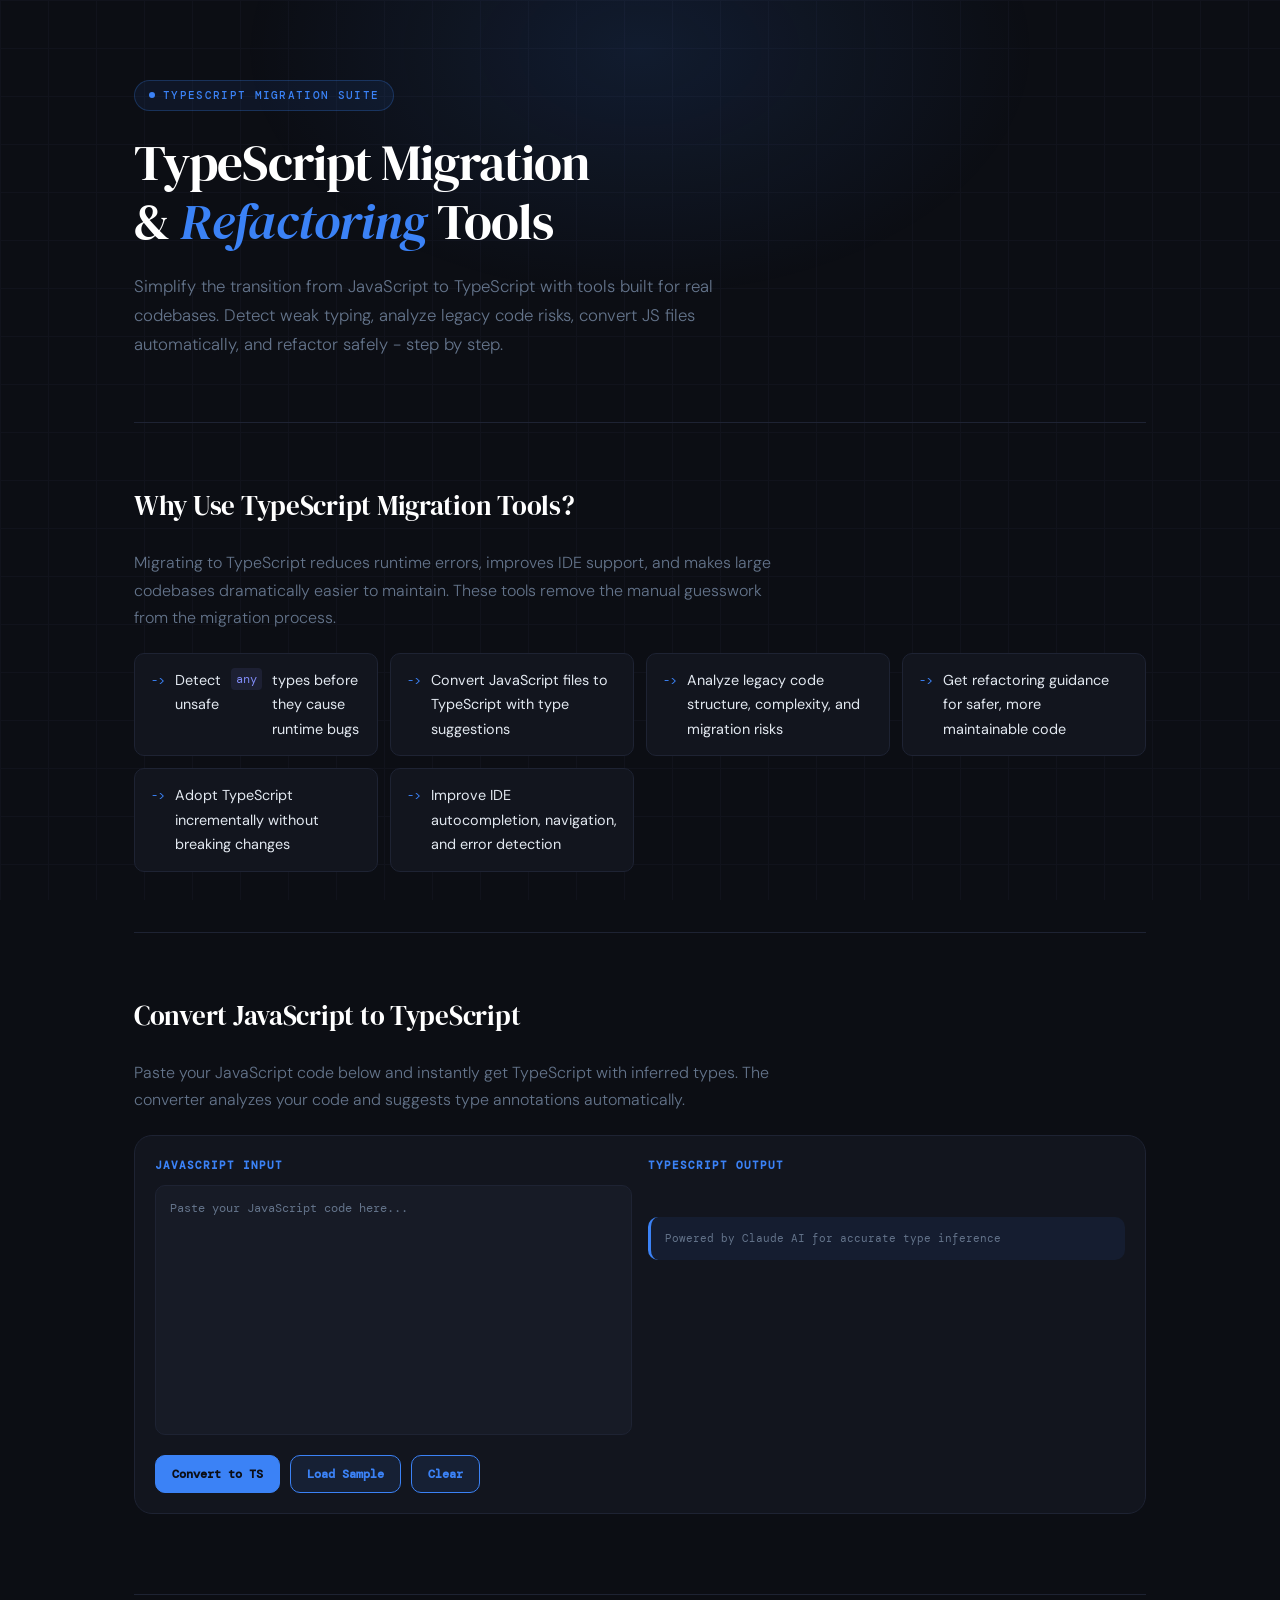
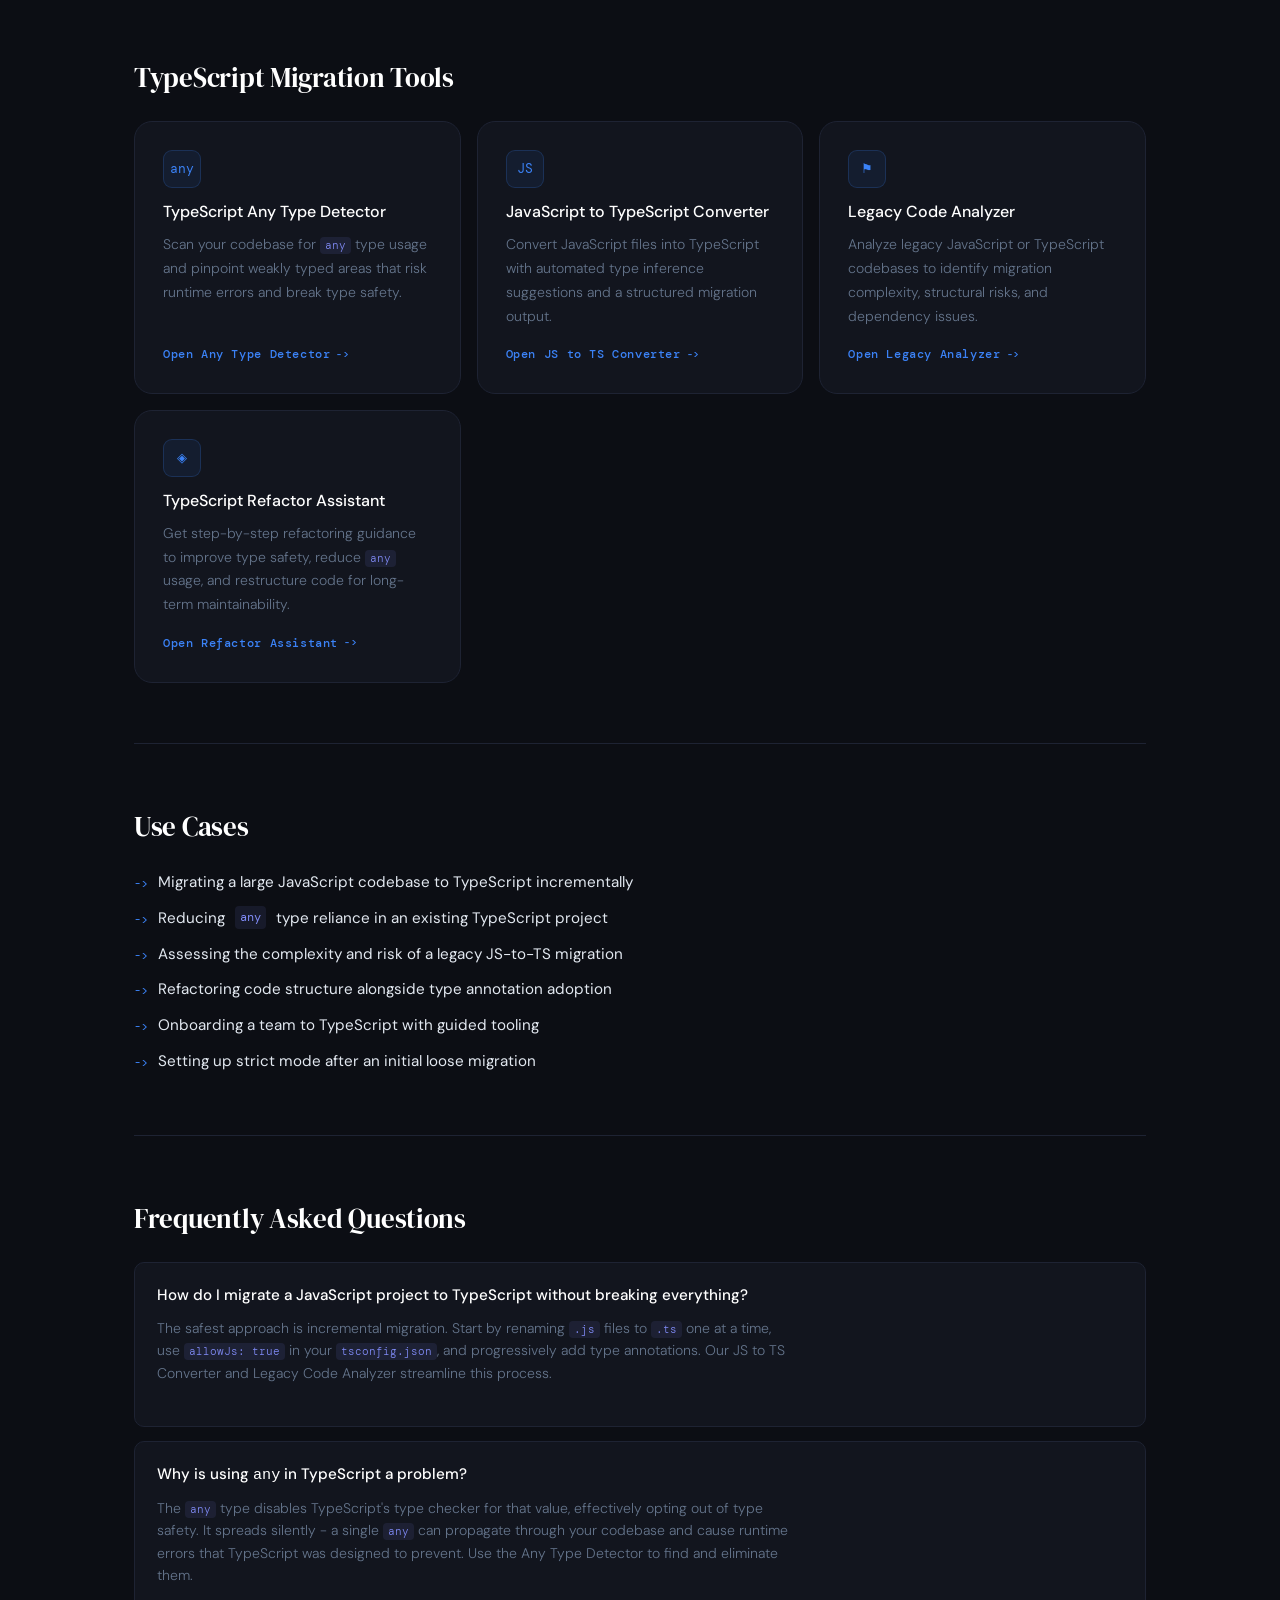
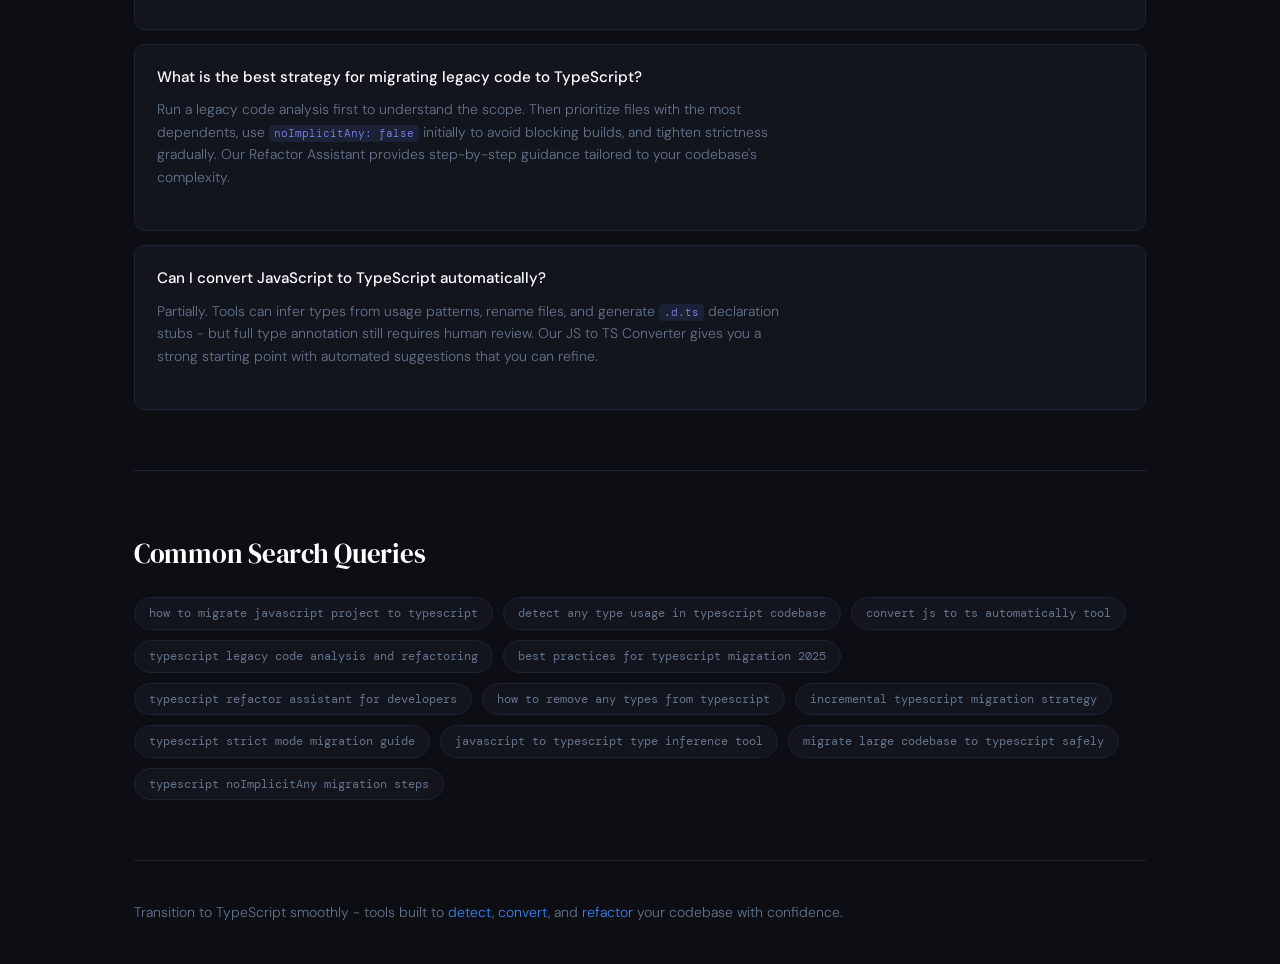
<file: index.html>
<!DOCTYPE html>
<html lang="en">
<head>
  <meta charset="UTF-8">
  <meta name="viewport" content="width=device-width, initial-scale=1.0">
  <meta name="google-site-verification" content="PkLa_ViOo6FAHpvh8SacceMb95o9tePRdrqLNBz9X1M" />
  <meta name="robots" content="index, follow">
  <title>JavaScript to TypeScript Converter - Convert JS to TS Online, Free Tool</title>
  <meta name="description" content="Free tools to migrate JavaScript to TypeScript step by step. Detect unsafe any types, analyze legacy codebases, auto-convert JS files to TS, and get refactoring guidance. Start your TS migration today.">
  <meta name="keywords" content="typescript migration tools, convert javascript to typescript tool, detect any types typescript, legacy code analyzer typescript, typescript refactor assistant, migrate js to ts best practices, javascript to typescript converter online, how to migrate codebase to typescript, typescript any type checker, typescript migration guide">
  <meta property="og:title" content="TypeScript Migration Tools - Convert JS to TS &amp; Refactor Legacy Code">
  <meta property="og:description" content="Free tools to detect any types, convert JS to TS, analyze legacy code, and refactor safely. Migrate to TypeScript with confidence.">
  <meta property="og:type" content="website">

  <link rel="preconnect" href="https://fonts.googleapis.com">
  <link rel="preconnect" href="https://fonts.gstatic.com" crossorigin>
  <link href="https://fonts.googleapis.com/css2?family=DM+Serif+Display:ital@0;1&family=DM+Mono:wght@400;500&family=DM+Sans:ital,opsz,wght@0,9..40,300;0,9..40,400;0,9..40,500;1,9..40,300&display=swap" rel="stylesheet">

  <style>
    :root {
      --bg:        #0c0e14;
      --surface:   #12151e;
      --surface-2: #171b26;
      --border:    #1e2333;
      --border-hi: #2c3450;
      --accent:    #3b82f6;
      --accent-2:  #818cf8;
      --accent-glow: rgba(59,130,246,.15);
      --text:      #e2e8f0;
      --muted:     #64748b;
      --success:   #22d3a5;
      --warning:   #f59e0b;
      --danger:    #f87171;
      --font-display: 'DM Serif Display', Georgia, serif;
      --font-body:    'DM Sans', sans-serif;
      --font-mono:    'DM Mono', monospace;
      --radius:    10px;
      --radius-lg: 18px;
      --transition: 220ms cubic-bezier(.4,0,.2,1);
    }

    *, *::before, *::after { box-sizing: border-box; margin: 0; padding: 0; }
    html { scroll-behavior: smooth; }

    body {
      background: var(--bg);
      color: var(--text);
      font-family: var(--font-body);
      font-size: 16px;
      line-height: 1.7;
      min-height: 100vh;
      overflow-x: hidden;
    }

    body::before {
      content: '';
      position: fixed;
      inset: 0;
      background-image:
        linear-gradient(var(--border) 1px, transparent 1px),
        linear-gradient(90deg, var(--border) 1px, transparent 1px);
      background-size: 48px 48px;
      opacity: .3;
      pointer-events: none;
      z-index: 0;
    }

    body::after {
      content: '';
      position: fixed;
      top: -200px;
      left: 50%;
      transform: translateX(-50%);
      width: 800px;
      height: 500px;
      background: radial-gradient(ellipse at center, rgba(59,130,246,.12) 0%, transparent 70%);
      pointer-events: none;
      z-index: 0;
    }

    .wrapper {
      position: relative;
      z-index: 1;
      max-width: 1060px;
      margin: 0 auto;
      padding: 0 24px;
    }

    header {
      padding: 80px 0 64px;
      border-bottom: 1px solid var(--border);
      animation: fadeUp .6s ease both;
    }

    @keyframes fadeUp {
      from { opacity: 0; transform: translateY(16px); }
      to   { opacity: 1; transform: translateY(0); }
    }

    @keyframes pulse {
      0%, 100% { opacity: 1; transform: scale(1); }
      50%       { opacity: .3; transform: scale(.75); }
    }

    .header-inner {
      display: flex;
      flex-direction: column;
      gap: 22px;
      max-width: 720px;
    }

    .header-badge {
      display: inline-flex;
      align-items: center;
      gap: 8px;
      font-family: var(--font-mono);
      font-size: 11px;
      font-weight: 500;
      letter-spacing: .12em;
      text-transform: uppercase;
      color: var(--accent);
      background: rgba(59,130,246,.08);
      border: 1px solid rgba(59,130,246,.25);
      border-radius: 100px;
      padding: 5px 14px;
      width: fit-content;
    }

    .header-badge::before {
      content: '';
      width: 6px; height: 6px;
      border-radius: 50%;
      background: var(--accent);
      animation: pulse 2s ease-in-out infinite;
    }

    header h1 {
      font-family: var(--font-display);
      font-size: clamp(2rem, 5vw, 3.2rem);
      font-weight: 400;
      line-height: 1.15;
      letter-spacing: -.02em;
      color: #fff;
    }

    header h1 em { font-style: italic; color: var(--accent); }

    .header-inner > p {
      font-size: 1.05rem;
      color: var(--muted);
      font-weight: 300;
      max-width: 600px;
    }

    section {
      padding: 60px 0;
      border-bottom: 1px solid var(--border);
    }

    section:last-of-type { border-bottom: none; }

    section h2 {
      font-family: var(--font-display);
      font-size: 1.7rem;
      font-weight: 400;
      color: #fff;
      margin-bottom: 20px;
      letter-spacing: -.01em;
    }

    section p {
      color: var(--muted);
      max-width: 640px;
      margin-bottom: 22px;
      font-weight: 300;
    }

    .why-list {
      list-style: none;
      display: grid;
      grid-template-columns: repeat(auto-fill, minmax(240px, 1fr));
      gap: 12px;
      margin-top: 4px;
    }

    .why-list li {
      display: flex;
      align-items: flex-start;
      gap: 10px;
      background: var(--surface);
      border: 1px solid var(--border);
      border-radius: var(--radius);
      padding: 14px 16px;
      font-size: .9rem;
      color: var(--text);
      transition: border-color var(--transition);
    }

    .why-list li:hover { border-color: var(--border-hi); }

    .why-list li::before {
      content: '->';
      color: var(--accent);
      font-family: var(--font-mono);
      font-size: .75rem;
      margin-top: 3px;
      flex-shrink: 0;
    }

    .why-list li code {
      font-family: var(--font-mono);
      font-size: .82em;
      color: var(--accent-2);
      background: rgba(129,140,248,.1);
      border-radius: 4px;
      padding: 1px 5px;
    }

    .tools-grid {
      display: grid;
      grid-template-columns: repeat(auto-fill, minmax(280px, 1fr));
      gap: 16px;
      margin-top: 8px;
    }

    article {
      background: var(--surface);
      border: 1px solid var(--border);
      border-radius: var(--radius-lg);
      padding: 28px;
      display: flex;
      flex-direction: column;
      gap: 10px;
      transition: border-color var(--transition), transform var(--transition), box-shadow var(--transition);
      position: relative;
      overflow: hidden;
    }

    article::before {
      content: '';
      position: absolute;
      top: 0; left: 0; right: 0;
      height: 2px;
      background: linear-gradient(90deg, var(--accent), var(--accent-2));
      opacity: 0;
      transition: opacity var(--transition);
    }

    article:hover {
      border-color: var(--border-hi);
      transform: translateY(-3px);
      box-shadow: 0 20px 48px rgba(0,0,0,.4), 0 0 0 1px rgba(59,130,246,.08);
    }

    article:hover::before { opacity: 1; }

    .tool-icon {
      width: 38px; height: 38px;
      border-radius: 9px;
      background: rgba(59,130,246,.08);
      border: 1px solid rgba(59,130,246,.2);
      display: flex;
      align-items: center;
      justify-content: center;
      font-family: var(--font-mono);
      font-size: 13px;
      color: var(--accent);
      margin-bottom: 4px;
      flex-shrink: 0;
    }

    article h3 {
      font-family: var(--font-body);
      font-size: 1rem;
      font-weight: 500;
      color: #fff;
      line-height: 1.3;
    }

    article p {
      font-size: .875rem;
      color: var(--muted);
      margin: 0;
      flex: 1;
      font-weight: 300;
    }

    article p code {
      font-family: var(--font-mono);
      font-size: .82em;
      color: var(--accent-2);
      background: rgba(129,140,248,.1);
      border-radius: 4px;
      padding: 1px 5px;
    }

    article a {
      display: inline-flex;
      align-items: center;
      gap: 6px;
      font-family: var(--font-mono);
      font-size: .76rem;
      font-weight: 500;
      letter-spacing: .05em;
      color: var(--accent);
      text-decoration: none;
      margin-top: 6px;
      transition: gap var(--transition);
    }

    article a::after { content: '->'; font-size: .85em; transition: transform var(--transition); }
    article a:hover { gap: 10px; }
    article a:hover::after { transform: translate(2px, -2px); }

    .use-list {
      list-style: none;
      display: flex;
      flex-direction: column;
      gap: 10px;
    }

    .use-list li {
      display: flex;
      align-items: flex-start;
      gap: 10px;
      font-size: .95rem;
      color: var(--text);
    }

    .use-list li::before {
      content: '->';
      color: var(--accent);
      font-family: var(--font-mono);
      font-size: .75rem;
      margin-top: 4px;
      flex-shrink: 0;
    }

    .use-list li code {
      font-family: var(--font-mono);
      font-size: .82em;
      color: var(--accent-2);
      background: rgba(129,140,248,.1);
      border-radius: 4px;
      padding: 1px 5px;
    }

    .tag-list {
      display: flex;
      flex-wrap: wrap;
      gap: 10px;
      list-style: none;
      margin-top: 4px;
    }

    .tag-list li {
      font-family: var(--font-mono);
      font-size: .76rem;
      color: var(--muted);
      background: var(--surface);
      border: 1px solid var(--border);
      border-radius: 100px;
      padding: 5px 14px;
      transition: color var(--transition), border-color var(--transition);
      cursor: default;
    }

    .tag-list li:hover { color: var(--text); border-color: var(--border-hi); }

    .faq-list { display: flex; flex-direction: column; gap: 14px; }

    .faq-item {
      background: var(--surface);
      border: 1px solid var(--border);
      border-radius: var(--radius);
      padding: 20px 22px;
    }

    .faq-q { font-size: .95rem; font-weight: 500; color: #fff; margin-bottom: 8px; }

    .faq-a {
      font-size: .875rem;
      color: var(--muted);
      font-weight: 300;
      line-height: 1.6;
    }

    .faq-a code {
      font-family: var(--font-mono);
      font-size: .82em;
      color: var(--accent-2);
      background: rgba(129,140,248,.1);
      border-radius: 4px;
      padding: 1px 5px;
    }

    footer { padding: 40px 0; border-top: 1px solid var(--border); }
    footer p { font-size: .875rem; color: var(--muted); font-weight: 300; }
    footer p span { color: var(--accent); }

    header                 { animation: fadeUp .6s ease both; }
    section:nth-of-type(1) { animation: fadeUp .6s .1s ease both; }
    section:nth-of-type(2) { animation: fadeUp .6s .15s ease both; }
    section:nth-of-type(3) { animation: fadeUp .6s .2s ease both; }
    section:nth-of-type(4) { animation: fadeUp .6s .25s ease both; }
    section:nth-of-type(5) { animation: fadeUp .6s .3s ease both; }

    .tool-container {
      background: var(--surface);
      border: 1px solid var(--border);
      border-radius: var(--radius-lg);
      padding: 20px;
      margin: 20px 0;
      display: grid;
      grid-template-columns: 1fr 1fr;
      gap: 16px;
    }

    .tool-input, .tool-output { display: flex; flex-direction: column; gap: 10px; }

    .tool-label {
      font-family: var(--font-mono);
      font-size: 11px;
      font-weight: 600;
      text-transform: uppercase;
      letter-spacing: 1px;
      color: var(--accent);
    }

    .tool-textarea {
      background: var(--surface-2);
      border: 1px solid var(--border);
      border-radius: var(--radius);
      padding: 14px;
      color: var(--text);
      font-family: var(--font-mono);
      font-size: 12px;
      min-height: 250px;
      resize: none;
      outline: none;
      transition: border-color var(--transition);
    }

    .tool-textarea:focus { border-color: var(--accent); }
    .tool-textarea::placeholder { color: var(--muted); }

    .tool-output-display {
      background: var(--surface-2);
      border: 1px solid var(--border);
      border-radius: var(--radius);
      padding: 14px;
      color: var(--text);
      font-family: var(--font-mono);
      font-size: 12px;
      min-height: 250px;
      white-space: pre-wrap;
      word-wrap: break-word;
      overflow-y: auto;
      display: none;
    }

    .tool-output-display.active  { display: block; }
    .tool-output-display.loading { display: block; color: var(--muted); font-style: italic; }

    .tool-buttons {
      display: flex;
      gap: 10px;
      margin-top: 10px;
      flex-wrap: wrap;
    }

    .tool-btn {
      padding: 10px 16px;
      background: rgba(59,130,246,.1);
      border: 1px solid var(--accent);
      color: var(--accent);
      border-radius: var(--radius);
      font-size: 12px;
      font-family: var(--font-mono);
      font-weight: 600;
      cursor: pointer;
      transition: all var(--transition);
    }

    .tool-btn:hover { background: rgba(59,130,246,.2); transform: translateY(-2px); }
    .tool-btn:disabled { opacity: 0.5; cursor: not-allowed; transform: none; }

    .tool-btn.primary { background: var(--accent); color: var(--bg); border-color: var(--accent); }
    .tool-btn.primary:hover { background: rgba(59,130,246,.9); }
    .tool-btn.primary:disabled { background: var(--muted); border-color: var(--muted); color: var(--bg); }

    .api-note {
      background: rgba(59,130,246,.08);
      border-left: 3px solid var(--accent);
      padding: 12px 14px;
      border-radius: var(--radius);
      font-size: 11px;
      color: var(--muted);
      margin-top: 12px;
      font-family: var(--font-mono);
    }

    @media (max-width: 600px) {
      header { padding: 52px 0 44px; }
      .tools-grid { grid-template-columns: 1fr; }
      .why-list   { grid-template-columns: 1fr; }
      article { padding: 22px; }
      .tool-container { grid-template-columns: 1fr; }
    }
  </style>
</head>

<body>
<div class="wrapper">

  <header>
    <div class="header-inner">
      <span class="header-badge">TypeScript Migration Suite</span>
      <h1>TypeScript Migration<br>&amp; <em>Refactoring</em> Tools</h1>
      <p>
        Simplify the transition from JavaScript to TypeScript with tools built for real codebases.
        Detect weak typing, analyze legacy code risks, convert JS files automatically,
        and refactor safely - step by step.
      </p>
    </div>
  </header>

  <section>
    <h2>Why Use TypeScript Migration Tools?</h2>
    <p>
      Migrating to TypeScript reduces runtime errors, improves IDE support, and makes large codebases
      dramatically easier to maintain. These tools remove the manual guesswork from the migration process.
    </p>
    <ul class="why-list">
      <li>Detect unsafe <code>any</code> types before they cause runtime bugs</li>
      <li>Convert JavaScript files to TypeScript with type suggestions</li>
      <li>Analyze legacy code structure, complexity, and migration risks</li>
      <li>Get refactoring guidance for safer, more maintainable code</li>
      <li>Adopt TypeScript incrementally without breaking changes</li>
      <li>Improve IDE autocompletion, navigation, and error detection</li>
    </ul>
  </section>

  <section>
    <h2>Convert JavaScript to TypeScript</h2>
    <p>
      Paste your JavaScript code below and instantly get TypeScript with inferred types.
      The converter analyzes your code and suggests type annotations automatically.
    </p>

    <div class="tool-container">
      <div class="tool-input">
        <label class="tool-label">JavaScript Input</label>
        <textarea class="tool-textarea" id="jsInput" placeholder="Paste your JavaScript code here..."></textarea>
        <div class="tool-buttons">
          <button class="tool-btn primary" id="convertBtn" onclick="convertToTS()">Convert to TS</button>
          <button class="tool-btn" onclick="loadSample()">Load Sample</button>
          <button class="tool-btn" onclick="clearTool()">Clear</button>
        </div>
      </div>
      <div class="tool-output">
        <label class="tool-label">TypeScript Output</label>
        <div class="tool-output-display" id="tsOutput"></div>
        <div class="tool-buttons">
          <button class="tool-btn" id="copyBtn" onclick="copyTS()" style="display:none;">Copy Output</button>
        </div>
        <div class="api-note">Powered by Claude AI for accurate type inference</div>
      </div>
    </div>
  </section>

  <section>
    <h2>TypeScript Migration Tools</h2>
    <div class="tools-grid">
      <article>
        <div class="tool-icon">any</div>
        <h3>TypeScript Any Type Detector</h3>
        <p>Scan your codebase for <code>any</code> type usage and pinpoint weakly typed areas that risk runtime errors and break type safety.</p>
        <a href="/ts_migration_tools/typescript_any_type_detector">Open Any Type Detector</a>
      </article>
      <article>
        <div class="tool-icon">JS</div>
        <h3>JavaScript to TypeScript Converter</h3>
        <p>Convert JavaScript files into TypeScript with automated type inference suggestions and a structured migration output.</p>
        <a href="/ts_migration_tools/typescript_convert_js_to_ts">Open JS to TS Converter</a>
      </article>
      <article>
        <div class="tool-icon">&#9873;</div>
        <h3>Legacy Code Analyzer</h3>
        <p>Analyze legacy JavaScript or TypeScript codebases to identify migration complexity, structural risks, and dependency issues.</p>
        <a href="/ts_migration_tools/typescript_legacy_code_analyzer">Open Legacy Analyzer</a>
      </article>
      <article>
        <div class="tool-icon">&#9672;</div>
        <h3>TypeScript Refactor Assistant</h3>
        <p>Get step-by-step refactoring guidance to improve type safety, reduce <code>any</code> usage, and restructure code for long-term maintainability.</p>
        <a href="/ts_migration_tools/typescript_refactor_assistant">Open Refactor Assistant</a>
      </article>
    </div>
  </section>

  <section>
    <h2>Use Cases</h2>
    <ul class="use-list">
      <li>Migrating a large JavaScript codebase to TypeScript incrementally</li>
      <li>Reducing <code>any</code> type reliance in an existing TypeScript project</li>
      <li>Assessing the complexity and risk of a legacy JS-to-TS migration</li>
      <li>Refactoring code structure alongside type annotation adoption</li>
      <li>Onboarding a team to TypeScript with guided tooling</li>
      <li>Setting up strict mode after an initial loose migration</li>
    </ul>
  </section>

  <section>
    <h2>Frequently Asked Questions</h2>
    <div class="faq-list">
      <div class="faq-item">
        <p class="faq-q">How do I migrate a JavaScript project to TypeScript without breaking everything?</p>
        <p class="faq-a">The safest approach is incremental migration. Start by renaming <code>.js</code> files to <code>.ts</code> one at a time, use <code>allowJs: true</code> in your <code>tsconfig.json</code>, and progressively add type annotations. Our JS to TS Converter and Legacy Code Analyzer streamline this process.</p>
      </div>
      <div class="faq-item">
        <p class="faq-q">Why is using <code>any</code> in TypeScript a problem?</p>
        <p class="faq-a">The <code>any</code> type disables TypeScript's type checker for that value, effectively opting out of type safety. It spreads silently - a single <code>any</code> can propagate through your codebase and cause runtime errors that TypeScript was designed to prevent. Use the Any Type Detector to find and eliminate them.</p>
      </div>
      <div class="faq-item">
        <p class="faq-q">What is the best strategy for migrating legacy code to TypeScript?</p>
        <p class="faq-a">Run a legacy code analysis first to understand the scope. Then prioritize files with the most dependents, use <code>noImplicitAny: false</code> initially to avoid blocking builds, and tighten strictness gradually. Our Refactor Assistant provides step-by-step guidance tailored to your codebase's complexity.</p>
      </div>
      <div class="faq-item">
        <p class="faq-q">Can I convert JavaScript to TypeScript automatically?</p>
        <p class="faq-a">Partially. Tools can infer types from usage patterns, rename files, and generate <code>.d.ts</code> declaration stubs - but full type annotation still requires human review. Our JS to TS Converter gives you a strong starting point with automated suggestions that you can refine.</p>
      </div>
    </div>
  </section>

  <section>
    <h2>Common Search Queries</h2>
    <ul class="tag-list">
      <li>how to migrate javascript project to typescript</li>
      <li>detect any type usage in typescript codebase</li>
      <li>convert js to ts automatically tool</li>
      <li>typescript legacy code analysis and refactoring</li>
      <li>best practices for typescript migration 2025</li>
      <li>typescript refactor assistant for developers</li>
      <li>how to remove any types from typescript</li>
      <li>incremental typescript migration strategy</li>
      <li>typescript strict mode migration guide</li>
      <li>javascript to typescript type inference tool</li>
      <li>migrate large codebase to typescript safely</li>
      <li>typescript noImplicitAny migration steps</li>
    </ul>
  </section>

  <footer>
    <p>
      Transition to TypeScript smoothly -
      tools built to <span>detect</span>, <span>convert</span>, and <span>refactor</span>
      your codebase with confidence.
    </p>
  </footer>

</div>

<script>
var SAMPLE = 'function greet(name) {\n  return `Hello, ${name}!`;\n}\n\nconst add = (a, b) => a + b;\n\nconst multiply = function(x, y) {\n  return x * y;\n};\n\nclass Calculator {\n  constructor(initialValue) {\n    this.value = initialValue;\n  }\n\n  add(n) {\n    this.value += n;\n    return this;\n  }\n\n  getResult() {\n    return this.value;\n  }\n}\n\nconst handleAsync = async (userId) => {\n  const response = await fetch(`/api/users/${userId}`);\n  return response.json();\n};';

var RAILWAY_API_URL = 'https://js-to-ts-99.onrender.com/api/convert';


async function convertToTS() {
  var input = document.getElementById('jsInput').value.trim();

  if (!input) {
    alert('Paste JavaScript code first');
    return;
  }

  var btn     = document.getElementById('convertBtn');
  var output  = document.getElementById('tsOutput');
  var copyBtn = document.getElementById('copyBtn');

  btn.disabled = true;
  btn.textContent = 'Converting...';
  output.classList.add('loading');
  output.textContent = 'Analyzing code with Claude AI...';
  output.classList.add('active');
  copyBtn.style.display = 'none';

  try {
    var response = await fetch(RAILWAY_API_URL, {
      method: 'POST',
      headers: { 'Content-Type': 'application/json' },
      body: JSON.stringify({ code: input })
    });

    if (!response.ok) {
      var errorData = await response.json().catch(function() { return {}; });
      throw new Error(errorData.error || 'API Error: ' + response.status);
    }

    var data = await response.json();

    if (!data.success || !data.code) {
      throw new Error('Invalid response from API');
    }

    output.classList.remove('loading');
    output.textContent = data.code;
    copyBtn.style.display = 'block';

  } catch (error) {
    output.classList.remove('loading');
    output.textContent = 'Error: ' + error.message;
    copyBtn.style.display = 'none';
    console.error('Conversion error:', error);
  } finally {
    btn.disabled = false;
    btn.textContent = 'Convert to TS';
  }
}

function loadSample() {
  document.getElementById('jsInput').value = SAMPLE;
}

function clearTool() {
  document.getElementById('jsInput').value = '';
  document.getElementById('tsOutput').classList.remove('active', 'loading');
  document.getElementById('copyBtn').style.display = 'none';
}

function copyTS() {
  var output = document.getElementById('tsOutput').textContent;
  navigator.clipboard.writeText(output).then(function() {
    var btn = document.getElementById('copyBtn');
    btn.textContent = 'Copied!';
    setTimeout(function() { btn.textContent = 'Copy Output'; }, 2000);
  });
}
</script>

</body>
</html>
</file>
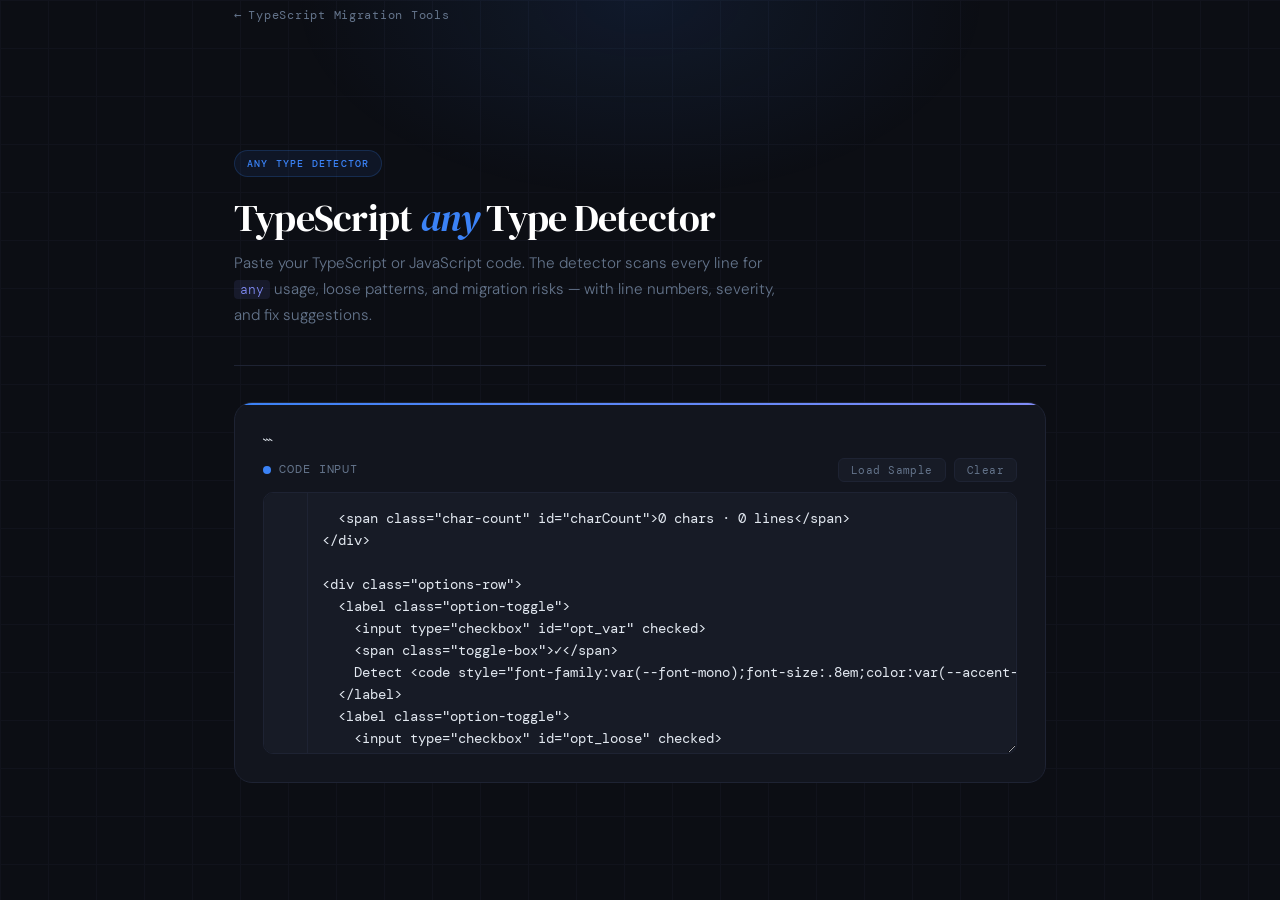
<file: typescript_any_type_detector/index.html>
<!DOCTYPE html>

<html lang="en">
<head>
<meta charset="UTF-8">
<meta name="viewport" content="width=device-width, initial-scale=1.0">
<title>TypeScript Any Type Detector – Find & Fix any Usage in Your Codebase</title>
<meta name="description" content="Paste your TypeScript or JavaScript code and instantly detect every any type usage. Get line numbers, context, severity, and specific type replacement suggestions.">

<link rel="preconnect" href="https://fonts.googleapis.com">
<link rel="preconnect" href="https://fonts.gstatic.com" crossorigin>
<link href="https://fonts.googleapis.com/css2?family=DM+Serif+Display:ital@0;1&family=DM+Mono:wght@400;500&family=DM+Sans:ital,opsz,wght@0,9..40,300;0,9..40,400;0,9..40,500;1,9..40,300&display=swap" rel="stylesheet">

<style>
  :root {
    --bg:        #0c0e14;
    --surface:   #12151e;
    --surface-2: #171b26;
    --border:    #1e2333;
    --border-hi: #2c3450;
    --accent:    #3b82f6;
    --accent-2:  #818cf8;
    --text:      #e2e8f0;
    --muted:     #64748b;
    --warning:   #f59e0b;
    --danger:    #f87171;
    --success:   #22d3a5;

    --font-display: 'DM Serif Display', Georgia, serif;
    --font-body:    'DM Sans', sans-serif;
    --font-mono:    'DM Mono', monospace;
    --radius:    10px;
    --radius-lg: 18px;
    --transition: 220ms cubic-bezier(.4,0,.2,1);
  }

  *, *::before, *::after { box-sizing: border-box; margin: 0; padding: 0; }
  html { scroll-behavior: smooth; }

  body {
    background: var(--bg);
    color: var(--text);
    font-family: var(--font-body);
    font-size: 16px;
    line-height: 1.7;
    min-height: 100vh;
    display: flex;
    flex-direction: column;
    overflow-x: hidden;
  }

  body::before {
    content: '';
    position: fixed;
    inset: 0;
    background-image:
      linear-gradient(var(--border) 1px, transparent 1px),
      linear-gradient(90deg, var(--border) 1px, transparent 1px);
    background-size: 48px 48px;
    opacity: .3;
    pointer-events: none;
    z-index: 0;
  }

  body::after {
    content: '';
    position: fixed;
    top: -200px; left: 50%;
    transform: translateX(-50%);
    width: 700px; height: 400px;
    background: radial-gradient(ellipse at center, rgba(59,130,246,.1) 0%, transparent 70%);
    pointer-events: none;
    z-index: 0;
  }

  .wrapper {
    position: relative;
    z-index: 1;
    max-width: 860px;
    margin: 0 auto;
    padding: 0 24px;
    width: 100%;
    flex: 1;
  }

  /* ── NAV ── */
  nav {
    position: relative;
    z-index: 2;
    padding: 20px 24px;
    max-width: 860px;
    margin: 0 auto;
    width: 100%;
  }

  nav a {
    font-family: var(--font-mono);
    font-size: .78rem;
    letter-spacing: .06em;
    color: var(--muted);
    text-decoration: none;
    display: inline-flex;
    align-items: center;
    gap: 6px;
    transition: color var(--transition);
  }

  nav a:hover { color: var(--accent); }
  nav a::before { content: '←'; }

  /* ── HEADER ── */
  header {
    padding: 40px 0 36px;
    border-bottom: 1px solid var(--border);
    animation: fadeUp .5s ease both;
  }

  .badge {
    display: inline-flex;
    align-items: center;
    gap: 8px;
    font-family: var(--font-mono);
    font-size: 10px;
    font-weight: 500;
    letter-spacing: .12em;
    text-transform: uppercase;
    color: var(--accent);
    background: rgba(59,130,246,.08);
    border: 1px solid rgba(59,130,246,.2);
    border-radius: 100px;
    padding: 4px 12px;
    margin-bottom: 18px;
  }

  header h1 {
    font-family: var(--font-display);
    font-size: clamp(1.6rem, 4vw, 2.4rem);
    font-weight: 400;
    line-height: 1.2;
    color: #fff;
    letter-spacing: -.02em;
    margin-bottom: 10px;
  }

  header h1 em { font-style: italic; color: var(--accent); }
  header p { color: var(--muted); font-size: .95rem; font-weight: 300; max-width: 560px; }

  /* ── TOOL CARD ── */
  .tool-card {
    background: var(--surface);
    border: 1px solid var(--border);
    border-radius: var(--radius-lg);
    padding: 28px;
    margin: 36px 0;
    animation: fadeUp .5s .1s ease both;
    position: relative;
    overflow: hidden;
  }

  .tool-card::before {
    content: '';
    position: absolute;
    top: 0; left: 0; right: 0;
    height: 2px;
    background: linear-gradient(90deg, var(--accent), var(--accent-2));
  }

  /* ── EDITOR AREA ── */
  .editor-header {
    display: flex;
    align-items: center;
    justify-content: space-between;
    margin-bottom: 10px;
    gap: 12px;
    flex-wrap: wrap;
  }

  .editor-label {
    font-family: var(--font-mono);
    font-size: .72rem;
    letter-spacing: .08em;
    text-transform: uppercase;
    color: var(--muted);
    display: flex;
    align-items: center;
    gap: 8px;
  }

  .editor-label::before {
    content: '';
    display: inline-block;
    width: 8px; height: 8px;
    border-radius: 50%;
    background: var(--accent);
  }

  .editor-actions {
    display: flex;
    gap: 8px;
  }

  .btn-small {
    font-family: var(--font-mono);
    font-size: .7rem;
    letter-spacing: .04em;
    color: var(--muted);
    background: var(--surface-2);
    border: 1px solid var(--border);
    border-radius: 6px;
    padding: 4px 12px;
    cursor: pointer;
    transition: color var(--transition), border-color var(--transition);
  }

  .btn-small:hover { color: var(--accent); border-color: rgba(59,130,246,.3); }

  /* textarea editor */
  .editor-wrap {
    position: relative;
    border: 1px solid var(--border);
    border-radius: var(--radius);
    overflow: hidden;
    transition: border-color var(--transition), box-shadow var(--transition);
  }

  .editor-wrap:focus-within {
    border-color: rgba(59,130,246,.4);
    box-shadow: 0 0 0 3px rgba(59,130,246,.08);
  }

  .line-numbers {
    position: absolute;
    top: 0; left: 0; bottom: 0;
    width: 44px;
    background: var(--surface-2);
    border-right: 1px solid var(--border);
    padding: 14px 0;
    overflow: hidden;
    pointer-events: none;
    z-index: 1;
  }

  .line-numbers span {
    display: block;
    height: 22px;
    line-height: 22px;
    text-align: right;
    padding-right: 10px;
    font-family: var(--font-mono);
    font-size: .72rem;
    color: var(--muted);
    opacity: .5;
  }

  textarea#codeInput {
    display: block;
    width: 100%;
    min-height: 260px;
    background: var(--surface-2);
    border: none;
    outline: none;
    padding: 14px 14px 14px 58px;
    color: var(--text);
    font-family: var(--font-mono);
    font-size: .875rem;
    line-height: 22px;
    resize: vertical;
    tab-size: 2;
    white-space: pre;
    overflow-x: auto;
  }

  textarea#codeInput::placeholder { color: var(--muted); opacity: .5; }

  /* char counter */
  .editor-footer {
    display: flex;
    justify-content: flex-end;
    margin-top: 6px;
  }

  .char-count {
    font-family: var(--font-mono);
    font-size: .68rem;
    color: var(--muted);
  }

  /* ── OPTIONS ROW ── */
  .options-row {
    display: flex;
    gap: 12px;
    margin: 16px 0 20px;
    flex-wrap: wrap;
  }

  .option-toggle {
    display: flex;
    align-items: center;
    gap: 8px;
    cursor: pointer;
    font-size: .825rem;
    color: var(--muted);
    transition: color var(--transition);
    user-select: none;
  }

  .option-toggle:hover { color: var(--text); }

  .option-toggle input[type="checkbox"] { display: none; }

  .toggle-box {
    width: 16px; height: 16px;
    border-radius: 4px;
    border: 1px solid var(--border-hi);
    background: var(--surface-2);
    display: flex;
    align-items: center;
    justify-content: center;
    font-size: 10px;
    color: transparent;
    transition: background var(--transition), border-color var(--transition), color var(--transition);
    flex-shrink: 0;
  }

  .option-toggle input:checked + .toggle-box {
    background: var(--accent);
    border-color: var(--accent);
    color: #fff;
  }

  /* ── BUTTON ── */
  .btn-run {
    width: 100%;
    background: var(--accent);
    color: #fff;
    border: none;
    border-radius: var(--radius);
    padding: 14px 24px;
    font-family: var(--font-mono);
    font-size: .85rem;
    font-weight: 500;
    letter-spacing: .06em;
    text-transform: uppercase;
    cursor: pointer;
    transition: background var(--transition), transform var(--transition), box-shadow var(--transition);
  }

  .btn-run:hover {
    background: #5b9ef9;
    transform: translateY(-1px);
    box-shadow: 0 8px 24px rgba(59,130,246,.3);
  }

  .btn-run:active { transform: translateY(0); }

  /* ── RESULTS ── */
  #result { margin-top: 28px; display: none; animation: fadeUp .4s ease both; }
  #result.visible { display: block; }

  .divider { height: 1px; background: var(--border); margin: 24px 0; }

  /* summary strip */
  .summary-strip {
    display: flex;
    gap: 16px;
    flex-wrap: wrap;
    margin-bottom: 24px;
  }

  .summary-pill {
    display: flex;
    align-items: center;
    gap: 8px;
    font-family: var(--font-mono);
    font-size: .78rem;
    border-radius: 100px;
    padding: 6px 14px;
  }

  .pill-danger  { background: rgba(248,113,113,.1); border: 1px solid rgba(248,113,113,.25); color: var(--danger); }
  .pill-warning { background: rgba(245,158,11,.1);  border: 1px solid rgba(245,158,11,.25);  color: var(--warning); }
  .pill-success { background: rgba(34,211,165,.1);  border: 1px solid rgba(34,211,165,.25);  color: var(--success); }
  .pill-neutral { background: var(--surface-2);     border: 1px solid var(--border);         color: var(--muted); }

  /* findings */
  .findings-title {
    font-family: var(--font-mono);
    font-size: .7rem;
    letter-spacing: .08em;
    text-transform: uppercase;
    color: var(--muted);
    margin-bottom: 12px;
  }

  .finding-list { display: flex; flex-direction: column; gap: 8px; }

  .finding-card {
    background: var(--surface-2);
    border: 1px solid var(--border);
    border-radius: var(--radius);
    overflow: hidden;
  }

  .finding-card.sev-high   { border-left: 3px solid var(--danger); }
  .finding-card.sev-medium { border-left: 3px solid var(--warning); }
  .finding-card.sev-low    { border-left: 3px solid var(--accent); }

  .finding-top {
    display: flex;
    align-items: center;
    gap: 12px;
    padding: 12px 14px 8px;
    flex-wrap: wrap;
  }

  .f-line {
    font-family: var(--font-mono);
    font-size: .72rem;
    color: var(--muted);
    background: var(--surface);
    border: 1px solid var(--border);
    border-radius: 4px;
    padding: 2px 8px;
    flex-shrink: 0;
  }

  .f-badge {
    font-family: var(--font-mono);
    font-size: .62rem;
    font-weight: 500;
    letter-spacing: .05em;
    text-transform: uppercase;
    border-radius: 4px;
    padding: 2px 7px;
    flex-shrink: 0;
  }

  .sev-high   .f-badge { background: rgba(248,113,113,.15); color: var(--danger); }
  .sev-medium .f-badge { background: rgba(245,158,11,.15);  color: var(--warning); }
  .sev-low    .f-badge { background: rgba(59,130,246,.12);  color: var(--accent); }

  .f-pattern {
    font-family: var(--font-mono);
    font-size: .8rem;
    color: var(--text);
  }

  .finding-code {
    padding: 0 14px 10px;
    font-family: var(--font-mono);
    font-size: .8rem;
    color: var(--muted);
    overflow-x: auto;
    white-space: pre;
  }

  .finding-code mark {
    background: rgba(248,113,113,.2);
    color: var(--danger);
    border-radius: 2px;
    padding: 0 2px;
  }

  .finding-fix {
    border-top: 1px solid var(--border);
    padding: 10px 14px;
    font-size: .8rem;
    color: var(--muted);
    display: flex;
    align-items: flex-start;
    gap: 8px;
  }

  .finding-fix::before {
    content: '→';
    color: var(--success);
    font-family: var(--font-mono);
    font-size: .75rem;
    margin-top: 1px;
    flex-shrink: 0;
  }

  .finding-fix code {
    font-family: var(--font-mono);
    font-size: .78em;
    color: var(--success);
    background: rgba(34,211,165,.08);
    border-radius: 3px;
    padding: 1px 5px;
  }

  /* other issues */
  .other-list { display: flex; flex-direction: column; gap: 6px; margin-top: 4px; }

  .other-item {
    display: flex;
    align-items: flex-start;
    gap: 10px;
    background: var(--surface-2);
    border: 1px solid var(--border);
    border-radius: var(--radius);
    padding: 11px 14px;
    font-size: .85rem;
  }

  .other-item.oi-warning { border-left: 3px solid var(--warning); }
  .other-item.oi-info    { border-left: 3px solid var(--accent); }

  .oi-icon { font-size: .8rem; flex-shrink: 0; margin-top: 1px; }
  .oi-text { color: var(--text); line-height: 1.5; }
  .oi-fix  { font-size: .78rem; color: var(--muted); margin-top: 3px; }

  .all-clear {
    display: flex;
    align-items: center;
    gap: 10px;
    background: rgba(34,211,165,.06);
    border: 1px solid rgba(34,211,165,.2);
    border-radius: var(--radius);
    padding: 14px 16px;
    font-size: .875rem;
    color: var(--success);
  }

  .all-clear::before { content: '✓'; font-weight: 700; font-size: 1rem; }

  /* ── INFO SECTION ── */
  .info-section {
    padding: 40px 0;
    border-top: 1px solid var(--border);
    animation: fadeUp .5s .2s ease both;
  }

  .info-section h2 {
    font-family: var(--font-display);
    font-size: 1.4rem;
    font-weight: 400;
    color: #fff;
    margin-bottom: 16px;
  }

  .info-section p { color: var(--muted); font-size: .9rem; font-weight: 300; margin-bottom: 12px; max-width: 600px; }
  .info-section ul { list-style: none; display: flex; flex-direction: column; gap: 8px; margin-top: 4px; }
  .info-section ul li { display: flex; gap: 10px; font-size: .875rem; color: var(--text); }
  .info-section ul li::before { content: '→'; color: var(--accent); font-family: var(--font-mono); font-size: .75rem; margin-top: 4px; flex-shrink: 0; }

  /* ── FOOTER ── */
  footer {
    position: relative; z-index: 1;
    border-top: 1px solid var(--border);
    padding: 28px 24px;
    max-width: 860px;
    margin: 0 auto;
    width: 100%;
  }

  footer p { font-size: .8rem; color: var(--muted); font-weight: 300; }

  @keyframes fadeUp {
    from { opacity: 0; transform: translateY(14px); }
    to   { opacity: 1; transform: translateY(0); }
  }

  @media (max-width: 480px) {
    .tool-card { padding: 18px; }
    textarea#codeInput { padding-left: 14px; }
    .line-numbers { display: none; }
  }
</style>

</head>
<body>

<nav class="wrapper">
  <a href="/ts_migration_tools/">TypeScript Migration Tools</a>
</nav>

<div class="wrapper">

  <header>
    <div class="badge">Any Type Detector</div>
    <h1>TypeScript <em>any</em> Type Detector</h1>
    <p>Paste your TypeScript or JavaScript code. The detector scans every line for <code style="font-family:var(--font-mono);font-size:.85em;color:var(--accent-2);background:rgba(129,140,248,.1);border-radius:4px;padding:1px 6px">any</code> usage, loose patterns, and migration risks — with line numbers, severity, and fix suggestions.</p>
  </header>

  <div class="tool-card">

```
<div class="editor-header">
  <span class="editor-label">Code Input</span>
  <div class="editor-actions">
    <button class="btn-small" onclick="loadSample()">Load Sample</button>
    <button class="btn-small" onclick="clearInput()">Clear</button>
  </div>
</div>

<div class="editor-wrap">
  <div class="line-numbers" id="lineNumbers"></div>
  <textarea id="codeInput"
    placeholder="// Paste your TypeScript or JavaScript code here…
```

function fetchData(url: any): any {
const result: any = {};
return result;
}”
oninput=“updateLineNumbers(); updateCharCount();”
onkeydown=“handleTab(event)”
></textarea>
</div>

```
<div class="editor-footer">
  <span class="char-count" id="charCount">0 chars · 0 lines</span>
</div>

<div class="options-row">
  <label class="option-toggle">
    <input type="checkbox" id="opt_var" checked>
    <span class="toggle-box">✓</span>
    Detect <code style="font-family:var(--font-mono);font-size:.8em;color:var(--accent-2)">var</code> usage
  </label>
  <label class="option-toggle">
    <input type="checkbox" id="opt_loose" checked>
    <span class="toggle-box">✓</span>
    Detect loose equality (<code style="font-family:var(--font-mono);font-size:.8em;color:var(--accent-2)">==</code>)
  </label>
  <label class="option-toggle">
    <input type="checkbox" id="opt_implicit" checked>
    <span class="toggle-box">✓</span>
    Detect implicit returns
  </label>
  <label class="option-toggle">
    <input type="checkbox" id="opt_size" checked>
    <span class="toggle-box">✓</span>
    File size warnings
  </label>
</div>

<button class="btn-run" onclick="analyze()">Detect any Types & Issues</button>

<div id="result"></div>
```

  </div>

  <div class="info-section">
    <h2>What This Tool Detects</h2>
    <p>The detector scans your code for patterns that weaken TypeScript's type system and increase migration risk.</p>
    <ul>
      <li>Explicit <code style="font-family:var(--font-mono);font-size:.82em;color:var(--accent-2)">any</code> type annotations in function params, return types, and variable declarations</li>
      <li>Implicit <code style="font-family:var(--font-mono);font-size:.82em;color:var(--accent-2)">any</code> from untyped function arguments and missing return types</li>
      <li>Legacy <code style="font-family:var(--font-mono);font-size:.82em;color:var(--accent-2)">var</code> declarations that should be migrated to <code style="font-family:var(--font-mono);font-size:.82em;color:var(--accent-2)">const</code> / <code style="font-family:var(--font-mono);font-size:.82em;color:var(--accent-2)">let</code></li>
      <li>Loose equality operators (<code style="font-family:var(--font-mono);font-size:.82em;color:var(--accent-2)">==</code> / <code style="font-family:var(--font-mono);font-size:.82em;color:var(--accent-2)">!=</code>) that bypass type coercion safety</li>
      <li>Type assertions using <code style="font-family:var(--font-mono);font-size:.82em;color:var(--accent-2)">as any</code> that silently bypass type checking</li>
      <li>Functions with missing return type annotations</li>
    </ul>
  </div>

</div>

<footer class="wrapper">
  <p>TypeScript Migration Tools — Any Type Detector</p>
</footer>

<script>
  // ── Line numbers ───────────────────────────────────────
  function updateLineNumbers() {
    const ta    = document.getElementById('codeInput');
    const lines = ta.value.split('\n');
    const nums  = document.getElementById('lineNumbers');
    nums.innerHTML = lines.map((_, i) => `<span>${i + 1}</span>`).join('');
  }

  function updateCharCount() {
    const ta  = document.getElementById('codeInput');
    const lines = ta.value.split('\n').length;
    document.getElementById('charCount').textContent =
      `${ta.value.length} chars · ${lines} lines`;
  }

  function handleTab(e) {
    if (e.key !== 'Tab') return;
    e.preventDefault();
    const ta = document.getElementById('codeInput');
    const s = ta.selectionStart, end = ta.selectionEnd;
    ta.value = ta.value.substring(0, s) + '  ' + ta.value.substring(end);
    ta.selectionStart = ta.selectionEnd = s + 2;
    updateLineNumbers();
  }

  function clearInput() {
    document.getElementById('codeInput').value = '';
    document.getElementById('result').classList.remove('visible');
    updateLineNumbers();
    updateCharCount();
  }

  function loadSample() {
    document.getElementById('codeInput').value =
`// Sample: TypeScript file with migration issues
var userId = 123;
var userName: any = "Alice";

function fetchUser(id: any): any {
  const data: any = {};
  return data;
}

function processItems(items) {
  items.forEach(item => {
    if (item.status == "active") {
      console.log(item);
    }
  });
}

const handler = (event: any) => {
  const target = event.target as any;
  return target.value;
};

class ApiService {
  private response: any;

  getData(endpoint: any): any {
    return fetch(endpoint).then(r => r.json());
  }
}`;
    updateLineNumbers();
    updateCharCount();
  }

  // ── Detection patterns ────────────────────────────────
  const PATTERNS = [
    {
      id: 'explicit_any_param',
      regex: /(\w+)\s*:\s*any(?!\w)/g,
      severity: 'high',
      label: 'Explicit any — typed parameter/variable',
      fix: (m) => `Replace \`any\` with a specific type. If the shape is unknown, use \`unknown\` instead and narrow with a type guard.`,
    },
    {
      id: 'as_any',
      regex: /as\s+any(?!\w)/g,
      severity: 'high',
      label: 'Type assertion — as any',
      fix: () => `Avoid \`as any\`. Use \`as unknown as TargetType\` or add a proper type guard to narrow safely.`,
    },
    {
      id: 'return_any',
      regex: /\)\s*:\s*any(?!\w)/g,
      severity: 'high',
      label: 'Return type — : any',
      fix: () => `Define the actual return type. If dynamic, use a union type or generic to preserve type information downstream.`,
    },
    {
      id: 'var_decl',
      regex: /\bvar\s+\w+/g,
      severity: 'medium',
      label: 'Legacy var declaration',
      fix: (m) => {
        const name = m.replace('var', '').trim();
        return `Replace \`var ${name}\` with \`const\` (if not reassigned) or \`let\` (if reassigned). Avoids hoisting and scoping bugs.`;
      },
    },
    {
      id: 'loose_eq',
      regex: /[^=!]={2}(?!=)[^>]/g,
      severity: 'medium',
      label: 'Loose equality == (non-strict)',
      fix: () => `Replace \`==\` with \`===\`. Strict equality avoids implicit type coercion and is required by most TypeScript linting rules.`,
    },
    {
      id: 'loose_neq',
      regex: /!={1}(?!=)/g,
      severity: 'medium',
      label: 'Loose inequality != (non-strict)',
      fix: () => `Replace \`!=\` with \`!==\` for strict inequality. Prevents unexpected coercion comparisons.`,
    },
    {
      id: 'untyped_fn',
      regex: /function\s+\w+\s*\([^)]*\)\s*\{/g,
      severity: 'low',
      label: 'Function missing return type annotation',
      fix: (m) => `Add an explicit return type: \`${m.replace('{', ': ReturnType {')}\`. Explicit return types prevent accidental \`any\` propagation.`,
    },
    {
      id: 'untyped_arrow',
      regex: /(?:const|let)\s+\w+\s*=\s*\([^)]*\)\s*=>/g,
      severity: 'low',
      label: 'Arrow function missing return type',
      fix: () => `Add a return type annotation: \`const fn = (arg: Type): ReturnType => ...\``,
    },
  ];

  // ── Highlight any in a line ───────────────────────────
  function highlightLine(line, pattern) {
    return line.replace(pattern.regex, m => `<mark>${m}</mark>`);
  }

  // ── Main analysis ─────────────────────────────────────
  function analyze() {
    const code  = document.getElementById('codeInput').value;
    const lines = code.split('\n');

    if (!code.trim()) {
      alert('Please paste some TypeScript or JavaScript code first.');
      return;
    }

    const optVar      = document.getElementById('opt_var').checked;
    const optLoose    = document.getElementById('opt_loose').checked;
    const optImplicit = document.getElementById('opt_implicit').checked;
    const optSize     = document.getElementById('opt_size').checked;

    // Which patterns to run
    const activePatterns = PATTERNS.filter(p => {
      if (!optVar    && p.id === 'var_decl')    return false;
      if (!optLoose  && (p.id === 'loose_eq' || p.id === 'loose_neq')) return false;
      if (!optImplicit && (p.id === 'untyped_fn' || p.id === 'untyped_arrow')) return false;
      return true;
    });

    // Collect findings per line
    const findings = [];

    lines.forEach((line, idx) => {
      // skip comment lines
      const trimmed = line.trim();
      if (trimmed.startsWith('//') || trimmed.startsWith('*') || trimmed.startsWith('/*')) return;

      activePatterns.forEach(pat => {
        // reset regex
        pat.regex.lastIndex = 0;
        let match;
        while ((match = pat.regex.exec(line)) !== null) {
          findings.push({
            line:     idx + 1,
            pattern:  pat,
            matched:  match[0].trim(),
            context:  line.trim(),
            fix:      pat.fix(match[0].trim()),
          });
          // avoid infinite loop on zero-length matches
          if (match[0].length === 0) { pat.regex.lastIndex++; }
        }
      });
    });

    // Extra: large file warning
    const extraIssues = [];
    if (optSize && lines.length > 200) {
      extraIssues.push({
        cls: 'oi-warning',
        icon: '⚠',
        text: `Large file detected (${lines.length} lines).`,
        fix: 'Files over 200 lines are harder to migrate safely. Consider splitting into smaller modules before migrating.',
      });
    }
    if (optSize && lines.length > 400) {
      extraIssues.push({
        cls: 'oi-warning',
        icon: '⚠',
        text: `Very large file (${lines.length} lines) — high migration risk.`,
        fix: 'Extract logical sections into separate files. Migrate one module at a time.',
      });
    }

    // Counts
    const highCount   = findings.filter(f => f.pattern.severity === 'high').length;
    const mediumCount = findings.filter(f => f.pattern.severity === 'medium').length;
    const lowCount    = findings.filter(f => f.pattern.severity === 'low').length;
    const anyCount    = findings.filter(f => f.pattern.id.includes('any') || f.pattern.id === 'as_any' || f.pattern.id === 'return_any').length;

    // Summary pills
    const summaryHTML = `
      <div class="summary-strip">
        ${anyCount    ? `<div class="summary-pill pill-danger">${anyCount} any usage${anyCount !== 1 ? 's' : ''}</div>` : ''}
        ${highCount   ? `<div class="summary-pill pill-danger">${highCount} critical</div>` : ''}
        ${mediumCount ? `<div class="summary-pill pill-warning">${mediumCount} warning${mediumCount !== 1 ? 's' : ''}</div>` : ''}
        ${lowCount    ? `<div class="summary-pill pill-neutral">${lowCount} info</div>` : ''}
        ${findings.length === 0 && extraIssues.length === 0
            ? `<div class="summary-pill pill-success">✓ No issues found</div>` : ''}
        <div class="summary-pill pill-neutral">${lines.length} lines scanned</div>
      </div>
    `;

    // Findings cards
    let findingsHTML = '';
    if (findings.length > 0) {
      findingsHTML = `
        <p class="findings-title">Detected Issues — sorted by severity</p>
        <div class="finding-list">
          ${[...findings]
              .sort((a, b) => {
                const order = { high: 0, medium: 1, low: 2 };
                return order[a.pattern.severity] - order[b.pattern.severity];
              })
              .map(f => `
                <div class="finding-card sev-${f.pattern.severity}">
                  <div class="finding-top">
                    <span class="f-line">Line ${f.line}</span>
                    <span class="f-badge">${f.pattern.severity}</span>
                    <span class="f-pattern">${f.pattern.label}</span>
                  </div>
                  <div class="finding-code">${escapeHtml(f.context).replace(
                    escapeHtml(f.matched),
                    `<mark>${escapeHtml(f.matched)}</mark>`
                  )}</div>
                  <div class="finding-fix">${f.fix}</div>
                </div>
              `).join('')}
        </div>
      `;
    }

    // Extra issues
    let extraHTML = '';
    if (extraIssues.length > 0) {
      extraHTML = `
        <div class="divider"></div>
        <p class="findings-title">Additional Warnings</p>
        <div class="other-list">
          ${extraIssues.map(i => `
            <div class="other-item ${i.cls}">
              <span class="oi-icon">${i.icon}</span>
              <div>
                <div class="oi-text">${i.text}</div>
                <div class="oi-fix">${i.fix}</div>
              </div>
            </div>
          `).join('')}
        </div>
      `;
    }

    // All clear
    const allClearHTML = (findings.length === 0 && extraIssues.length === 0)
      ? `<div class="all-clear">No any types or migration issues detected in this code.</div>`
      : '';

    const resultEl = document.getElementById('result');
    resultEl.innerHTML = `
      <div class="divider"></div>
      ${summaryHTML}
      ${findingsHTML}
      ${extraHTML}
      ${allClearHTML}
    `;

    resultEl.classList.add('visible');
    resultEl.scrollIntoView({ behavior: 'smooth', block: 'nearest' });
  }

  function escapeHtml(str) {
    return str
      .replace(/&/g, '&amp;')
      .replace(/</g, '&lt;')
      .replace(/>/g, '&gt;')
      .replace(/"/g, '&quot;');
  }

  // Init
  updateLineNumbers();
  updateCharCount();
</script>

</body>
</html>
</file>
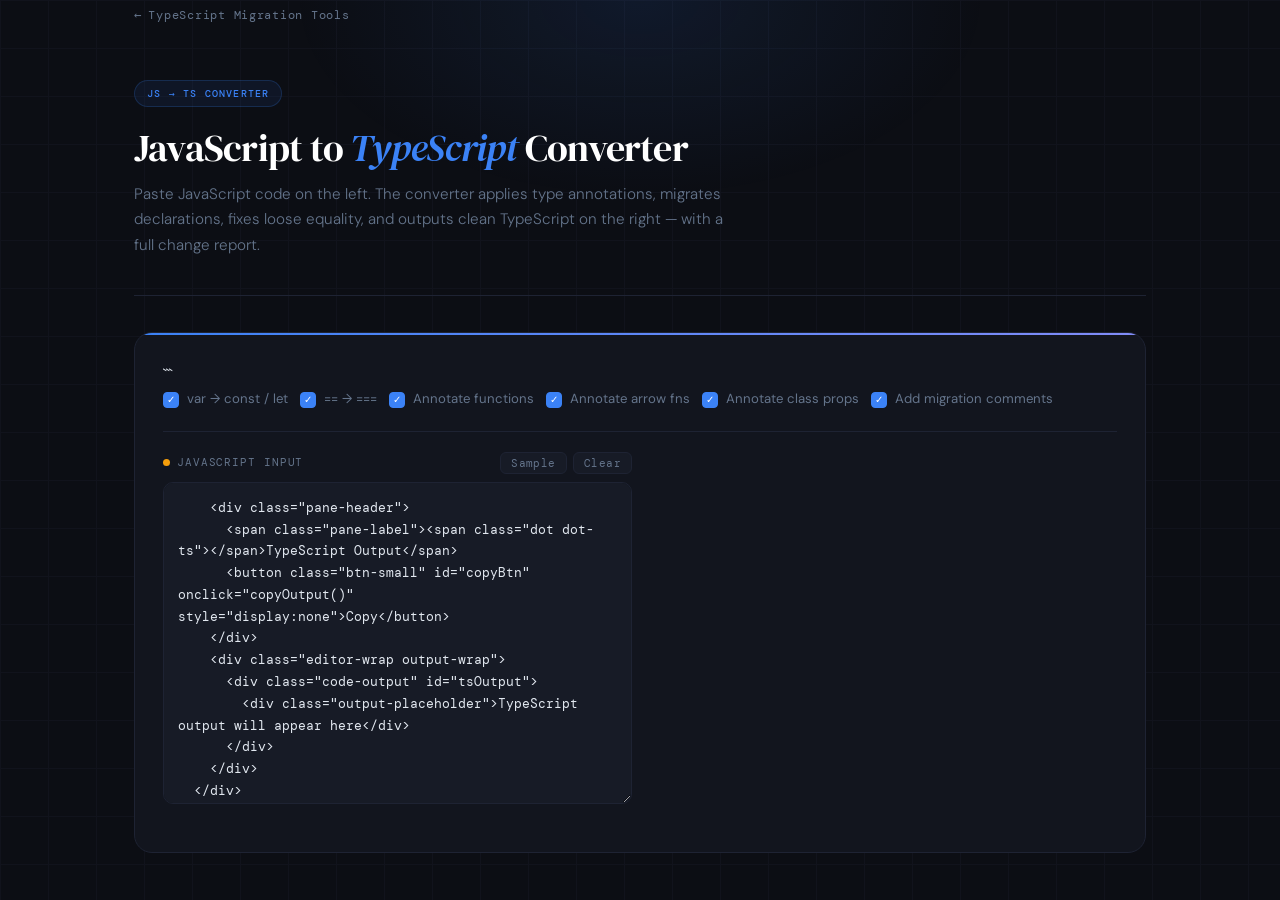
<file: typescript_convert_js_to_ts/index.html>
<!DOCTYPE html>

<html lang="en">
<head>
<meta charset="UTF-8">
<meta name="viewport" content="width=device-width, initial-scale=1.0">
<title>JavaScript to TypeScript Converter – Convert JS to TS Online Free</title>
<meta name="description" content="Convert JavaScript code to TypeScript instantly. Paste your JS and get annotated TS output with type suggestions, var-to-const/let migration, strict equality fixes, and a full conversion report.">

<link rel="preconnect" href="https://fonts.googleapis.com">
<link rel="preconnect" href="https://fonts.gstatic.com" crossorigin>
<link href="https://fonts.googleapis.com/css2?family=DM+Serif+Display:ital@0;1&family=DM+Mono:wght@400;500&family=DM+Sans:ital,opsz,wght@0,9..40,300;0,9..40,400;0,9..40,500;1,9..40,300&display=swap" rel="stylesheet">

<style>
  :root {
    --bg:        #0c0e14;
    --surface:   #12151e;
    --surface-2: #171b26;
    --border:    #1e2333;
    --border-hi: #2c3450;
    --accent:    #3b82f6;
    --accent-2:  #818cf8;
    --text:      #e2e8f0;
    --muted:     #64748b;
    --warning:   #f59e0b;
    --danger:    #f87171;
    --success:   #22d3a5;

    --font-display: 'DM Serif Display', Georgia, serif;
    --font-body:    'DM Sans', sans-serif;
    --font-mono:    'DM Mono', monospace;
    --radius:    10px;
    --radius-lg: 18px;
    --transition: 220ms cubic-bezier(.4,0,.2,1);
  }

  *, *::before, *::after { box-sizing: border-box; margin: 0; padding: 0; }
  html { scroll-behavior: smooth; }

  body {
    background: var(--bg);
    color: var(--text);
    font-family: var(--font-body);
    font-size: 16px;
    line-height: 1.7;
    min-height: 100vh;
    display: flex;
    flex-direction: column;
    overflow-x: hidden;
  }

  body::before {
    content: '';
    position: fixed; inset: 0;
    background-image:
      linear-gradient(var(--border) 1px, transparent 1px),
      linear-gradient(90deg, var(--border) 1px, transparent 1px);
    background-size: 48px 48px;
    opacity: .3;
    pointer-events: none;
    z-index: 0;
  }

  body::after {
    content: '';
    position: fixed;
    top: -200px; left: 50%;
    transform: translateX(-50%);
    width: 700px; height: 400px;
    background: radial-gradient(ellipse at center, rgba(59,130,246,.1) 0%, transparent 70%);
    pointer-events: none;
    z-index: 0;
  }

  .wrapper {
    position: relative; z-index: 1;
    max-width: 1060px;
    margin: 0 auto;
    padding: 0 24px;
    width: 100%;
    flex: 1;
  }

  /* NAV */
  nav {
    position: relative; z-index: 2;
    padding: 20px 24px;
    max-width: 1060px;
    margin: 0 auto;
    width: 100%;
  }

  nav a {
    font-family: var(--font-mono);
    font-size: .78rem;
    letter-spacing: .06em;
    color: var(--muted);
    text-decoration: none;
    display: inline-flex;
    align-items: center;
    gap: 6px;
    transition: color var(--transition);
  }

  nav a:hover { color: var(--accent); }
  nav a::before { content: '←'; }

  /* HEADER */
  header {
    padding: 40px 0 36px;
    border-bottom: 1px solid var(--border);
    animation: fadeUp .5s ease both;
  }

  .badge {
    display: inline-flex;
    align-items: center;
    gap: 8px;
    font-family: var(--font-mono);
    font-size: 10px;
    font-weight: 500;
    letter-spacing: .12em;
    text-transform: uppercase;
    color: var(--accent);
    background: rgba(59,130,246,.08);
    border: 1px solid rgba(59,130,246,.2);
    border-radius: 100px;
    padding: 4px 12px;
    margin-bottom: 18px;
  }

  header h1 {
    font-family: var(--font-display);
    font-size: clamp(1.6rem, 4vw, 2.4rem);
    font-weight: 400;
    line-height: 1.2;
    color: #fff;
    letter-spacing: -.02em;
    margin-bottom: 10px;
  }

  header h1 em { font-style: italic; color: var(--accent); }
  header p { color: var(--muted); font-size: .95rem; font-weight: 300; max-width: 600px; }

  /* TOOL CARD */
  .tool-card {
    background: var(--surface);
    border: 1px solid var(--border);
    border-radius: var(--radius-lg);
    padding: 28px;
    margin: 36px 0;
    animation: fadeUp .5s .1s ease both;
    position: relative;
    overflow: hidden;
  }

  .tool-card::before {
    content: '';
    position: absolute;
    top: 0; left: 0; right: 0;
    height: 2px;
    background: linear-gradient(90deg, var(--accent), var(--accent-2));
  }

  /* OPTIONS */
  .options-grid {
    display: flex;
    gap: 12px;
    flex-wrap: wrap;
    margin-bottom: 20px;
    padding-bottom: 20px;
    border-bottom: 1px solid var(--border);
  }

  .option-toggle {
    display: flex;
    align-items: center;
    gap: 8px;
    cursor: pointer;
    font-size: .825rem;
    color: var(--muted);
    transition: color var(--transition);
    user-select: none;
  }

  .option-toggle:hover { color: var(--text); }
  .option-toggle input[type="checkbox"] { display: none; }

  .toggle-box {
    width: 16px; height: 16px;
    border-radius: 4px;
    border: 1px solid var(--border-hi);
    background: var(--surface-2);
    display: flex; align-items: center; justify-content: center;
    font-size: 10px;
    color: transparent;
    transition: background var(--transition), border-color var(--transition), color var(--transition);
    flex-shrink: 0;
  }

  .option-toggle input:checked + .toggle-box {
    background: var(--accent);
    border-color: var(--accent);
    color: #fff;
  }

  /* DUAL EDITOR */
  .editors-row {
    display: grid;
    grid-template-columns: 1fr 1fr;
    gap: 16px;
    margin-bottom: 20px;
  }

  .editor-pane { display: flex; flex-direction: column; gap: 8px; }

  .pane-header {
    display: flex;
    align-items: center;
    justify-content: space-between;
    gap: 8px;
  }

  .pane-label {
    font-family: var(--font-mono);
    font-size: .7rem;
    letter-spacing: .08em;
    text-transform: uppercase;
    color: var(--muted);
    display: flex;
    align-items: center;
    gap: 7px;
  }

  .pane-label .dot {
    width: 7px; height: 7px;
    border-radius: 50%;
  }

  .dot-js { background: #f59e0b; }
  .dot-ts { background: var(--accent); }

  .btn-small {
    font-family: var(--font-mono);
    font-size: .68rem;
    letter-spacing: .04em;
    color: var(--muted);
    background: var(--surface-2);
    border: 1px solid var(--border);
    border-radius: 6px;
    padding: 3px 10px;
    cursor: pointer;
    transition: color var(--transition), border-color var(--transition);
  }

  .btn-small:hover { color: var(--accent); border-color: rgba(59,130,246,.3); }

  .editor-wrap {
    position: relative;
    border: 1px solid var(--border);
    border-radius: var(--radius);
    overflow: hidden;
    transition: border-color var(--transition), box-shadow var(--transition);
    flex: 1;
  }

  .editor-wrap:focus-within {
    border-color: rgba(59,130,246,.4);
    box-shadow: 0 0 0 3px rgba(59,130,246,.08);
  }

  .editor-wrap.output-wrap { border-color: rgba(59,130,246,.2); }

  textarea, .code-output {
    display: block;
    width: 100%;
    min-height: 320px;
    background: var(--surface-2);
    border: none;
    outline: none;
    padding: 14px;
    color: var(--text);
    font-family: var(--font-mono);
    font-size: .825rem;
    line-height: 1.65;
    resize: vertical;
    tab-size: 2;
  }

  textarea::placeholder { color: var(--muted); opacity: .5; }

  .code-output {
    overflow-y: auto;
    white-space: pre;
    color: var(--text);
    cursor: default;
    resize: none;
  }

  /* TS syntax highlight colors */
  .code-output .kw   { color: #818cf8; }   /* keywords */
  .code-output .type { color: #22d3a5; }   /* types */
  .code-output .str  { color: #fbbf24; }   /* strings */
  .code-output .cmt  { color: #4b5563; font-style: italic; }  /* comments */
  .code-output .fn   { color: #60a5fa; }   /* function names */
  .code-output .num  { color: #f87171; }   /* numbers */

  .output-placeholder {
    display: flex;
    flex-direction: column;
    align-items: center;
    justify-content: center;
    gap: 10px;
    min-height: 320px;
    color: var(--muted);
    font-size: .875rem;
    font-family: var(--font-mono);
    opacity: .5;
  }

  .output-placeholder::before { content: 'TS'; font-size: 2rem; opacity: .3; }

  /* BUTTON */
  .btn-run {
    width: 100%;
    background: var(--accent);
    color: #fff;
    border: none;
    border-radius: var(--radius);
    padding: 14px 24px;
    font-family: var(--font-mono);
    font-size: .85rem;
    font-weight: 500;
    letter-spacing: .06em;
    text-transform: uppercase;
    cursor: pointer;
    transition: background var(--transition), transform var(--transition), box-shadow var(--transition);
  }

  .btn-run:hover {
    background: #5b9ef9;
    transform: translateY(-1px);
    box-shadow: 0 8px 24px rgba(59,130,246,.3);
  }

  .btn-run:active { transform: translateY(0); }

  /* RESULT */
  #result { margin-top: 24px; display: none; animation: fadeUp .4s ease both; }
  #result.visible { display: block; }

  .divider { height: 1px; background: var(--border); margin: 24px 0; }

  /* conversion report */
  .report-grid {
    display: grid;
    grid-template-columns: repeat(auto-fill, minmax(160px, 1fr));
    gap: 12px;
    margin-bottom: 24px;
  }

  .stat-card {
    background: var(--surface-2);
    border: 1px solid var(--border);
    border-radius: var(--radius);
    padding: 14px 16px;
    display: flex;
    flex-direction: column;
    gap: 4px;
  }

  .stat-label {
    font-family: var(--font-mono);
    font-size: .65rem;
    letter-spacing: .08em;
    text-transform: uppercase;
    color: var(--muted);
  }

  .stat-value {
    font-family: var(--font-display);
    font-size: 1.8rem;
    line-height: 1;
    color: #fff;
  }

  .stat-sub { font-size: .75rem; color: var(--muted); font-weight: 300; }

  /* change log */
  .changelog-title {
    font-family: var(--font-mono);
    font-size: .7rem;
    letter-spacing: .08em;
    text-transform: uppercase;
    color: var(--muted);
    margin-bottom: 10px;
  }

  .changelog { display: flex; flex-direction: column; gap: 6px; }

  .change-row {
    display: flex;
    gap: 10px;
    align-items: flex-start;
    background: var(--surface-2);
    border: 1px solid var(--border);
    border-radius: var(--radius);
    padding: 10px 14px;
    font-size: .845rem;
  }

  .change-row.c-applied { border-left: 3px solid var(--success); }
  .change-row.c-suggest { border-left: 3px solid var(--warning); }
  .change-row.c-manual  { border-left: 3px solid var(--accent-2); }

  .c-badge {
    font-family: var(--font-mono);
    font-size: .62rem;
    font-weight: 500;
    letter-spacing: .05em;
    text-transform: uppercase;
    border-radius: 4px;
    padding: 2px 7px;
    flex-shrink: 0;
    margin-top: 1px;
  }

  .c-applied .c-badge { background: rgba(34,211,165,.15); color: var(--success); }
  .c-suggest .c-badge { background: rgba(245,158,11,.15);  color: var(--warning); }
  .c-manual  .c-badge { background: rgba(129,140,248,.15); color: var(--accent-2); }

  .c-text { color: var(--text); line-height: 1.5; }

  /* copy btn */
  .output-actions {
    display: flex;
    justify-content: flex-end;
    gap: 8px;
    margin-top: 8px;
  }

  /* INFO */
  .info-section {
    padding: 40px 0;
    border-top: 1px solid var(--border);
    animation: fadeUp .5s .2s ease both;
  }

  .info-section h2 {
    font-family: var(--font-display);
    font-size: 1.4rem;
    font-weight: 400;
    color: #fff;
    margin-bottom: 16px;
  }

  .info-section p { color: var(--muted); font-size: .9rem; font-weight: 300; margin-bottom: 12px; max-width: 640px; }
  .info-section ul { list-style: none; display: flex; flex-direction: column; gap: 8px; margin-top: 4px; }
  .info-section ul li { display: flex; gap: 10px; font-size: .875rem; color: var(--text); }
  .info-section ul li::before { content: '→'; color: var(--accent); font-family: var(--font-mono); font-size: .75rem; margin-top: 4px; flex-shrink: 0; }

  footer {
    position: relative; z-index: 1;
    border-top: 1px solid var(--border);
    padding: 28px 24px;
    max-width: 1060px;
    margin: 0 auto;
    width: 100%;
  }

  footer p { font-size: .8rem; color: var(--muted); font-weight: 300; }

  @keyframes fadeUp {
    from { opacity: 0; transform: translateY(14px); }
    to   { opacity: 1; transform: translateY(0); }
  }

  @media (max-width: 680px) {
    .editors-row { grid-template-columns: 1fr; }
    .tool-card { padding: 18px; }
  }
</style>

</head>
<body>

<nav class="wrapper">
  <a href="/ts_migration_tools/">TypeScript Migration Tools</a>
</nav>

<div class="wrapper">

  <header>
    <div class="badge">JS → TS Converter</div>
    <h1>JavaScript to <em>TypeScript</em> Converter</h1>
    <p>Paste JavaScript code on the left. The converter applies type annotations, migrates declarations, fixes loose equality, and outputs clean TypeScript on the right — with a full change report.</p>
  </header>

  <div class="tool-card">

```
<!-- Options -->
<div class="options-grid">
  <label class="option-toggle">
    <input type="checkbox" id="opt_var" checked>
    <span class="toggle-box">✓</span>
    var → const / let
  </label>
  <label class="option-toggle">
    <input type="checkbox" id="opt_eq" checked>
    <span class="toggle-box">✓</span>
    == → ===
  </label>
  <label class="option-toggle">
    <input type="checkbox" id="opt_fn" checked>
    <span class="toggle-box">✓</span>
    Annotate functions
  </label>
  <label class="option-toggle">
    <input type="checkbox" id="opt_arrow" checked>
    <span class="toggle-box">✓</span>
    Annotate arrow fns
  </label>
  <label class="option-toggle">
    <input type="checkbox" id="opt_class" checked>
    <span class="toggle-box">✓</span>
    Annotate class props
  </label>
  <label class="option-toggle">
    <input type="checkbox" id="opt_comments" checked>
    <span class="toggle-box">✓</span>
    Add migration comments
  </label>
</div>

<!-- Dual editor -->
<div class="editors-row">

  <!-- Input -->
  <div class="editor-pane">
    <div class="pane-header">
      <span class="pane-label"><span class="dot dot-js"></span>JavaScript Input</span>
      <div style="display:flex;gap:6px">
        <button class="btn-small" onclick="loadSample()">Sample</button>
        <button class="btn-small" onclick="clearAll()">Clear</button>
      </div>
    </div>
    <div class="editor-wrap">
      <textarea id="jsInput"
        placeholder="// Paste your JavaScript code here…
```

function greet(name) {
return ’Hello, ’ + name;
}”
oninput=“syncScroll()”
></textarea>
</div>
</div>

```
  <!-- Output -->
  <div class="editor-pane">
    <div class="pane-header">
      <span class="pane-label"><span class="dot dot-ts"></span>TypeScript Output</span>
      <button class="btn-small" id="copyBtn" onclick="copyOutput()" style="display:none">Copy</button>
    </div>
    <div class="editor-wrap output-wrap">
      <div class="code-output" id="tsOutput">
        <div class="output-placeholder">TypeScript output will appear here</div>
      </div>
    </div>
  </div>

</div>

<button class="btn-run" onclick="convert()">Convert JS → TypeScript</button>

<div id="result"></div>
```

  </div>

  <div class="info-section">
    <h2>What the Converter Does</h2>
    <p>The converter applies a structured set of transformations to move your JavaScript toward idiomatic TypeScript.</p>
    <ul>
      <li>Replaces <code style="font-family:var(--font-mono);font-size:.82em;color:var(--accent-2)">var</code> with <code style="font-family:var(--font-mono);font-size:.82em;color:var(--accent-2)">const</code> (assigned once) or <code style="font-family:var(--font-mono);font-size:.82em;color:var(--accent-2)">let</code> (reassigned)</li>
      <li>Adds <code style="font-family:var(--font-mono);font-size:.82em;color:var(--accent-2)">unknown</code> parameter types to untyped function signatures</li>
      <li>Adds <code style="font-family:var(--font-mono);font-size:.82em;color:var(--accent-2)">void</code> return type to functions with no return statement</li>
      <li>Converts loose <code style="font-family:var(--font-mono);font-size:.82em;color:var(--accent-2)">==</code> / <code style="font-family:var(--font-mono);font-size:.82em;color:var(--accent-2)">!=</code> to strict <code style="font-family:var(--font-mono);font-size:.82em;color:var(--accent-2)">===</code> / <code style="font-family:var(--font-mono);font-size:.82em;color:var(--accent-2)">!==</code></li>
      <li>Infers <code style="font-family:var(--font-mono);font-size:.82em;color:var(--accent-2)">const</code> vs <code style="font-family:var(--font-mono);font-size:.82em;color:var(--accent-2)">let</code> from reassignment patterns in the same scope</li>
      <li>Adds inline <code style="font-family:var(--font-mono);font-size:.82em;color:var(--accent-2)">// TODO: refine type</code> comments for items needing manual review</li>
    </ul>
  </div>

</div>

<footer class="wrapper">
  <p>TypeScript Migration Tools — JavaScript to TypeScript Converter</p>
</footer>

<script>
  // ── Sample ────────────────────────────────────────────
  function loadSample() {
    document.getElementById('jsInput').value =
`// User service module
var API_URL = "https://api.example.com";
var retryCount = 0;

function fetchUser(id, options) {
  retryCount++;
  var url = API_URL + "/users/" + id;
  var headers = options.headers || {};
  return fetch(url, { headers: headers });
}

function processUsers(users) {
  var result = [];
  users.forEach(function(user) {
    if (user.active == true) {
      result.push(user.name);
    }
  });
  return result;
}

var formatName = function(first, last) {
  if (first == null || last == null) {
    return "Unknown";
  }
  return first + " " + last;
};

class UserManager {
  constructor(config) {
    this.config = config;
    this.users = [];
    this.cache = {};
  }

  addUser(user) {
    if (user.id != undefined) {
      this.users.push(user);
    }
  }

  getUser(id) {
    var cached = this.cache[id];
    if (cached != null) return cached;
    return this.users.find(u => u.id == id);
  }
}`;
  }

  function clearAll() {
    document.getElementById('jsInput').value = '';
    document.getElementById('tsOutput').innerHTML = '<div class="output-placeholder">TypeScript output will appear here</div>';
    document.getElementById('result').classList.remove('visible');
    document.getElementById('copyBtn').style.display = 'none';
  }

  // ── Escape HTML ───────────────────────────────────────
  function esc(s) {
    return s.replace(/&/g,'&amp;').replace(/</g,'&lt;').replace(/>/g,'&gt;');
  }

  // ── Simple syntax highlight ───────────────────────────
  function highlight(code) {
    const keywords = /\b(const|let|var|function|return|class|new|this|if|else|for|while|of|in|import|export|default|extends|implements|interface|type|enum|async|await|void|unknown|never|any|true|false|null|undefined|typeof|instanceof)\b/g;
    const types     = /\b(string|number|boolean|object|symbol|bigint|Array|Promise|Record|Partial|Required|Readonly|Pick|Omit)\b/g;
    const strings   = /(["'`])(?:(?!\1)[^\\]|\\.)*\1/g;
    const comments  = /(\/\/[^\n]*|\/\*[\s\S]*?\*\/)/g;
    const fns       = /\b([a-zA-Z_$][a-zA-Z0-9_$]*)\s*(?=\()/g;
    const nums      = /\b(\d+(?:\.\d+)?)\b/g;

    // order matters — comments first
    return esc(code)
      .replace(comments, m => `<span class="cmt">${m}</span>`)
      .replace(strings,  m => `<span class="str">${m}</span>`)
      .replace(keywords, m => `<span class="kw">${m}</span>`)
      .replace(types,    m => `<span class="type">${m}</span>`)
      .replace(fns,      (m, name) => `<span class="fn">${name}</span>(`)
      .replace(nums,     m => `<span class="num">${m}</span>`);
  }

  // ── Detect if var is reassigned in scope ──────────────
  function isReassigned(varName, lines, declLine) {
    const re = new RegExp(`\\b${varName}\\s*=(?!=)`, 'g');
    for (let i = declLine + 1; i < lines.length; i++) {
      const l = lines[i].trim();
      if (l.startsWith('//')) continue;
      re.lastIndex = 0;
      if (re.test(l)) return true;
    }
    return false;
  }

  // ── Main converter ────────────────────────────────────
  function convert() {
    const js = document.getElementById('jsInput').value;
    if (!js.trim()) { alert('Please paste some JavaScript code first.'); return; }

    const optVar      = document.getElementById('opt_var').checked;
    const optEq       = document.getElementById('opt_eq').checked;
    const optFn       = document.getElementById('opt_fn').checked;
    const optArrow    = document.getElementById('opt_arrow').checked;
    const optClass    = document.getElementById('opt_class').checked;
    const optComments = document.getElementById('opt_comments').checked;

    const lines  = js.split('\n');
    const output = [];
    const changes = [];
    let varCount = 0, eqCount = 0, fnCount = 0, arrowCount = 0;

    for (let i = 0; i < lines.length; i++) {
      let line = lines[i];
      const trimmed = line.trim();
      const indent  = line.match(/^(\s*)/)[1];

      // ── Skip comment lines ──
      if (trimmed.startsWith('//') || trimmed.startsWith('*') || trimmed.startsWith('/*')) {
        output.push(line);
        continue;
      }

      // ── var → const / let ──
      if (optVar && /\bvar\s+(\w+)/.test(trimmed)) {
        const varName = trimmed.match(/\bvar\s+(\w+)/)[1];
        const reassigned = isReassigned(varName, lines, i);
        const replacement = reassigned ? 'let' : 'const';
        line = line.replace(/\bvar\b/, replacement);
        varCount++;
        changes.push({
          cls: 'c-applied',
          tag: 'Applied',
          text: `Line ${i+1}: \`var ${varName}\` → \`${replacement} ${varName}\`${reassigned ? ' (reassigned later)' : ' (never reassigned)'}`,
        });
      }

      // ── == → === ──
      if (optEq) {
        // replace != but not !==, == but not === or =>
        const before = line;
        line = line.replace(/([^!<>=])={2}(?!=)/g, '$1===');
        line = line.replace(/!={1}(?!=)/g, '!==');
        if (line !== before) {
          eqCount++;
          changes.push({ cls: 'c-applied', tag: 'Applied', text: `Line ${i+1}: Loose equality converted to strict equality.` });
        }
      }

      // ── function param annotations ──
      if (optFn && /^(export\s+)?function\s+\w+\s*\(/.test(trimmed)) {
        const hasReturn = lines.slice(i, Math.min(i + 30, lines.length))
          .join('\n').match(/return\s+[^;]/);
        const retType = hasReturn ? ': unknown' : ': void';

        // annotate untyped params
        const before = line;
        line = line.replace(
          /function\s+(\w+)\s*\(([^)]*)\)/,
          (m, name, params) => {
            const annotated = params
              .split(',')
              .map(p => {
                const t = p.trim();
                if (!t) return t;
                if (t.includes(':')) return p; // already typed
                const todo = optComments ? ' /* TODO: refine type */' : '';
                return `${p}: unknown${todo}`;
              })
              .join(',');
            return `function ${name}(${annotated})${retType}`;
          }
        );
        if (line !== before) {
          fnCount++;
          changes.push({ cls: 'c-applied', tag: 'Applied', text: `Line ${i+1}: Function parameters annotated with \`unknown\`; return type set to \`${retType.replace(': ','')}\`.` });
        }
      }

      // ── arrow fn annotations (const fn = (a, b) => ) ──
      if (optArrow && /(?:const|let)\s+\w+\s*=\s*(?:function\s*)?\(([^)]*)\)\s*(=>|\{)/.test(trimmed)) {
        const before = line;
        line = line.replace(
          /((?:const|let)\s+\w+\s*=\s*(?:function\s*)?\()([^)]*)(\)\s*(?:=>|\{))/,
          (m, pre, params, post) => {
            const annotated = params
              .split(',')
              .map(p => {
                const t = p.trim();
                if (!t || t.includes(':')) return p;
                const todo = optComments ? ' /* TODO: refine type */' : '';
                return `${p}: unknown${todo}`;
              })
              .join(',');
            return `${pre}${annotated}${post}`;
          }
        );
        if (line !== before) {
          arrowCount++;
          changes.push({ cls: 'c-applied', tag: 'Applied', text: `Line ${i+1}: Arrow function parameters annotated with \`unknown\`.` });
        }
      }

      // ── class property assignments (this.x = ...) ──
      if (optClass && /this\.\w+\s*=/.test(trimmed) && !trimmed.startsWith('//')) {
        if (optComments) {
          const propName = trimmed.match(/this\.(\w+)/)[1];
          // only add comment if not already there
          if (!line.includes('// TODO')) {
            line = line + ` // TODO: declare \`${propName}\` in class body with its type`;
          }
        }
      }

      output.push(line);
    }

    // Suggestions for manual work
    const suggestions = [];

    if (js.includes(': any') || js.includes(' any ')) {
      suggestions.push({ cls: 'c-suggest', tag: 'Suggest', text: 'Replace remaining \`any\` types with specific types or \`unknown\`. Use the Any Type Detector to find them.' });
    }

    if (/\.forEach|\.map|\.filter|\.reduce/.test(js)) {
      suggestions.push({ cls: 'c-suggest', tag: 'Suggest', text: 'Array methods detected. Add generic type parameters: \`.map<ResultType>(...)\` for full type safety.' });
    }

    if (/fetch\(|axios|http\./.test(js)) {
      suggestions.push({ cls: 'c-suggest', tag: 'Suggest', text: 'HTTP calls detected. Define response types as interfaces and use \`Promise<YourType>\` as the return type.' });
    }

    if (/class\s+\w+/.test(js)) {
      suggestions.push({ cls: 'c-manual', tag: 'Manual', text: 'Class detected. Add property type declarations in the class body before the constructor. Consider adding \`implements\` with an interface.' });
    }

    if (/require\(/.test(js)) {
      suggestions.push({ cls: 'c-manual', tag: 'Manual', text: 'CommonJS \`require()\` detected. Convert to ES module \`import\` syntax for full TypeScript compatibility.' });
    }

    // ── Render output ──
    const tsCode = output.join('\n');
    document.getElementById('tsOutput').innerHTML = highlight(tsCode);
    document.getElementById('copyBtn').style.display = 'block';

    // ── Report ──
    const allChanges = [...changes, ...suggestions];
    const totalChanges = varCount + eqCount + fnCount + arrowCount;

    const reportHTML = `
      <div class="divider"></div>
      <div class="report-grid">
        <div class="stat-card">
          <span class="stat-label">Total Changes</span>
          <span class="stat-value">${totalChanges}</span>
          <span class="stat-sub">auto-applied</span>
        </div>
        <div class="stat-card">
          <span class="stat-label">var Replaced</span>
          <span class="stat-value">${varCount}</span>
          <span class="stat-sub">const / let</span>
        </div>
        <div class="stat-card">
          <span class="stat-label">Equality Fixed</span>
          <span class="stat-value">${eqCount}</span>
          <span class="stat-sub">== → ===</span>
        </div>
        <div class="stat-card">
          <span class="stat-label">Fns Annotated</span>
          <span class="stat-value">${fnCount + arrowCount}</span>
          <span class="stat-sub">params typed</span>
        </div>
      </div>
      ${allChanges.length > 0 ? `
        <p class="changelog-title">Conversion Log</p>
        <div class="changelog">
          ${allChanges.map(c => `
            <div class="change-row ${c.cls}">
              <span class="c-badge">${c.tag}</span>
              <span class="c-text">${c.text}</span>
            </div>
          `).join('')}
        </div>
      ` : ''}
    `;

    const resultEl = document.getElementById('result');
    resultEl.innerHTML = reportHTML;
    resultEl.classList.add('visible');
    resultEl.scrollIntoView({ behavior: 'smooth', block: 'nearest' });
  }

  // ── Copy output ───────────────────────────────────────
  function copyOutput() {
    const el = document.getElementById('tsOutput');
    const text = el.innerText || el.textContent;
    navigator.clipboard.writeText(text)
      .then(() => {
        const btn = document.getElementById('copyBtn');
        btn.textContent = 'Copied!';
        setTimeout(() => btn.textContent = 'Copy', 2000);
      })
      .catch(() => alert('Copy failed. Please select and copy manually.'));
  }
</script>

</body>
</html>
</file>
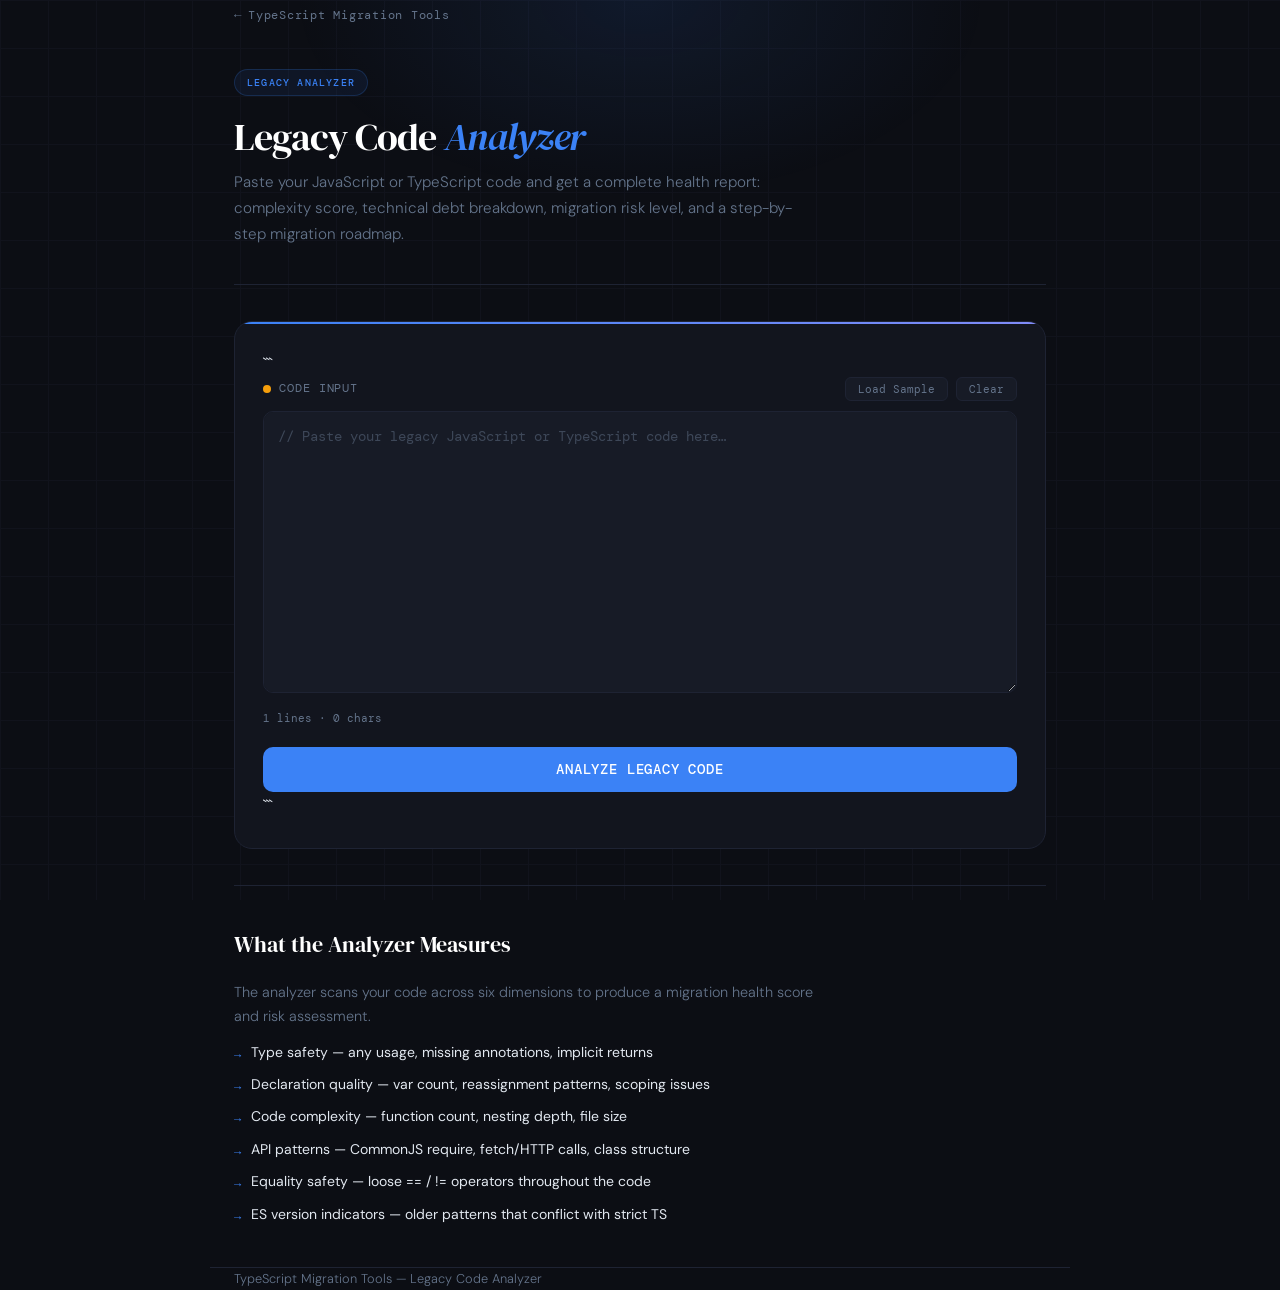
<file: typescript_legacy_code_analyzer/index.html>
<!DOCTYPE html>

<html lang="en">
<head>
<meta charset="UTF-8">
<meta name="viewport" content="width=device-width, initial-scale=1.0">
<title>TypeScript Legacy Code Analyzer – Assess Migration Complexity & Technical Debt</title>
<meta name="description" content="Analyze legacy JavaScript or TypeScript codebases for migration complexity, technical debt, and risk. Get a health score, complexity metrics, and a prioritized migration roadmap.">

<link rel="preconnect" href="https://fonts.googleapis.com">
<link rel="preconnect" href="https://fonts.gstatic.com" crossorigin>
<link href="https://fonts.googleapis.com/css2?family=DM+Serif+Display:ital@0;1&family=DM+Mono:wght@400;500&family=DM+Sans:ital,opsz,wght@0,9..40,300;0,9..40,400;0,9..40,500;1,9..40,300&display=swap" rel="stylesheet">

<style>
  :root {
    --bg:        #0c0e14;
    --surface:   #12151e;
    --surface-2: #171b26;
    --border:    #1e2333;
    --border-hi: #2c3450;
    --accent:    #3b82f6;
    --accent-2:  #818cf8;
    --text:      #e2e8f0;
    --muted:     #64748b;
    --warning:   #f59e0b;
    --danger:    #f87171;
    --success:   #22d3a5;

    --font-display: 'DM Serif Display', Georgia, serif;
    --font-body:    'DM Sans', sans-serif;
    --font-mono:    'DM Mono', monospace;
    --radius:    10px;
    --radius-lg: 18px;
    --transition: 220ms cubic-bezier(.4,0,.2,1);
  }

  *, *::before, *::after { box-sizing: border-box; margin: 0; padding: 0; }
  html { scroll-behavior: smooth; }

  body {
    background: var(--bg);
    color: var(--text);
    font-family: var(--font-body);
    font-size: 16px;
    line-height: 1.7;
    min-height: 100vh;
    display: flex;
    flex-direction: column;
    overflow-x: hidden;
  }

  body::before {
    content: '';
    position: fixed; inset: 0;
    background-image:
      linear-gradient(var(--border) 1px, transparent 1px),
      linear-gradient(90deg, var(--border) 1px, transparent 1px);
    background-size: 48px 48px;
    opacity: .3;
    pointer-events: none;
    z-index: 0;
  }

  body::after {
    content: '';
    position: fixed;
    top: -200px; left: 50%;
    transform: translateX(-50%);
    width: 700px; height: 400px;
    background: radial-gradient(ellipse at center, rgba(59,130,246,.1) 0%, transparent 70%);
    pointer-events: none;
    z-index: 0;
  }

  .wrapper {
    position: relative; z-index: 1;
    max-width: 860px;
    margin: 0 auto;
    padding: 0 24px;
    width: 100%;
    flex: 1;
  }

  nav {
    position: relative; z-index: 2;
    padding: 20px 24px;
    max-width: 860px;
    margin: 0 auto;
    width: 100%;
  }

  nav a {
    font-family: var(--font-mono);
    font-size: .78rem;
    letter-spacing: .06em;
    color: var(--muted);
    text-decoration: none;
    display: inline-flex;
    align-items: center;
    gap: 6px;
    transition: color var(--transition);
  }

  nav a:hover { color: var(--accent); }
  nav a::before { content: '←'; }

  header {
    padding: 40px 0 36px;
    border-bottom: 1px solid var(--border);
    animation: fadeUp .5s ease both;
  }

  .badge {
    display: inline-flex;
    align-items: center;
    gap: 8px;
    font-family: var(--font-mono);
    font-size: 10px;
    font-weight: 500;
    letter-spacing: .12em;
    text-transform: uppercase;
    color: var(--accent);
    background: rgba(59,130,246,.08);
    border: 1px solid rgba(59,130,246,.2);
    border-radius: 100px;
    padding: 4px 12px;
    margin-bottom: 18px;
  }

  header h1 {
    font-family: var(--font-display);
    font-size: clamp(1.6rem, 4vw, 2.4rem);
    font-weight: 400;
    line-height: 1.2;
    color: #fff;
    letter-spacing: -.02em;
    margin-bottom: 10px;
  }

  header h1 em { font-style: italic; color: var(--accent); }
  header p { color: var(--muted); font-size: .95rem; font-weight: 300; max-width: 580px; }

  /* ── TOOL CARD ── */
  .tool-card {
    background: var(--surface);
    border: 1px solid var(--border);
    border-radius: var(--radius-lg);
    padding: 28px;
    margin: 36px 0;
    animation: fadeUp .5s .1s ease both;
    position: relative;
    overflow: hidden;
  }

  .tool-card::before {
    content: '';
    position: absolute;
    top: 0; left: 0; right: 0;
    height: 2px;
    background: linear-gradient(90deg, var(--accent), var(--accent-2));
  }

  .editor-header {
    display: flex;
    align-items: center;
    justify-content: space-between;
    margin-bottom: 10px;
    gap: 12px;
    flex-wrap: wrap;
  }

  .editor-label {
    font-family: var(--font-mono);
    font-size: .72rem;
    letter-spacing: .08em;
    text-transform: uppercase;
    color: var(--muted);
    display: flex;
    align-items: center;
    gap: 8px;
  }

  .editor-label::before {
    content: '';
    display: inline-block;
    width: 8px; height: 8px;
    border-radius: 50%;
    background: var(--warning);
  }

  .btn-small {
    font-family: var(--font-mono);
    font-size: .7rem;
    color: var(--muted);
    background: var(--surface-2);
    border: 1px solid var(--border);
    border-radius: 6px;
    padding: 4px 12px;
    cursor: pointer;
    transition: color var(--transition), border-color var(--transition);
  }

  .btn-small:hover { color: var(--accent); border-color: rgba(59,130,246,.3); }

  .editor-wrap {
    border: 1px solid var(--border);
    border-radius: var(--radius);
    overflow: hidden;
    transition: border-color var(--transition), box-shadow var(--transition);
    margin-bottom: 16px;
  }

  .editor-wrap:focus-within {
    border-color: rgba(59,130,246,.4);
    box-shadow: 0 0 0 3px rgba(59,130,246,.08);
  }

  textarea {
    display: block;
    width: 100%;
    min-height: 280px;
    background: var(--surface-2);
    border: none;
    outline: none;
    padding: 14px;
    color: var(--text);
    font-family: var(--font-mono);
    font-size: .85rem;
    line-height: 1.65;
    resize: vertical;
    tab-size: 2;
  }

  textarea::placeholder { color: var(--muted); opacity: .5; }

  .char-row {
    display: flex;
    justify-content: space-between;
    align-items: center;
    margin-bottom: 20px;
    font-family: var(--font-mono);
    font-size: .68rem;
    color: var(--muted);
    flex-wrap: wrap;
    gap: 8px;
  }

  .btn-run {
    width: 100%;
    background: var(--accent);
    color: #fff;
    border: none;
    border-radius: var(--radius);
    padding: 14px 24px;
    font-family: var(--font-mono);
    font-size: .85rem;
    font-weight: 500;
    letter-spacing: .06em;
    text-transform: uppercase;
    cursor: pointer;
    transition: background var(--transition), transform var(--transition), box-shadow var(--transition);
  }

  .btn-run:hover {
    background: #5b9ef9;
    transform: translateY(-1px);
    box-shadow: 0 8px 24px rgba(59,130,246,.3);
  }

  .btn-run:active { transform: translateY(0); }

  /* ── RESULT ── */
  #result { margin-top: 28px; display: none; animation: fadeUp .4s ease both; }
  #result.visible { display: block; }

  .divider { height: 1px; background: var(--border); margin: 24px 0; }

  /* health score */
  .health-row {
    display: flex;
    align-items: center;
    gap: 24px;
    margin-bottom: 28px;
    flex-wrap: wrap;
  }

  .health-ring {
    position: relative;
    width: 100px; height: 100px;
    flex-shrink: 0;
  }

  .health-ring svg {
    width: 100%; height: 100%;
    transform: rotate(-90deg);
  }

  .health-ring circle {
    fill: none;
    stroke-width: 8;
    stroke-linecap: round;
  }

  .ring-bg   { stroke: var(--border); }
  .ring-fill { transition: stroke-dashoffset .8s cubic-bezier(.4,0,.2,1); }

  .ring-label {
    position: absolute;
    inset: 0;
    display: flex;
    flex-direction: column;
    align-items: center;
    justify-content: center;
    gap: 0;
  }

  .ring-score {
    font-family: var(--font-display);
    font-size: 1.6rem;
    line-height: 1;
    color: #fff;
  }

  .ring-sub {
    font-family: var(--font-mono);
    font-size: .6rem;
    color: var(--muted);
    letter-spacing: .04em;
  }

  .health-meta { flex: 1; }

  .health-title {
    font-family: var(--font-display);
    font-size: 1.4rem;
    color: #fff;
    margin-bottom: 6px;
  }

  .health-desc { font-size: .875rem; color: var(--muted); font-weight: 300; max-width: 480px; }

  .risk-badge {
    display: inline-flex;
    align-items: center;
    gap: 6px;
    font-family: var(--font-mono);
    font-size: .75rem;
    font-weight: 500;
    letter-spacing: .06em;
    text-transform: uppercase;
    border-radius: 100px;
    padding: 5px 14px;
    margin-top: 10px;
  }

  .risk-low    { color: var(--success); background: rgba(34,211,165,.08);  border: 1px solid rgba(34,211,165,.2); }
  .risk-medium { color: var(--warning); background: rgba(245,158,11,.08);  border: 1px solid rgba(245,158,11,.2); }
  .risk-high   { color: var(--danger);  background: rgba(248,113,113,.08); border: 1px solid rgba(248,113,113,.2); }

  /* metrics grid */
  .metrics-grid {
    display: grid;
    grid-template-columns: repeat(auto-fill, minmax(150px, 1fr));
    gap: 10px;
    margin-bottom: 24px;
  }

  .metric-card {
    background: var(--surface-2);
    border: 1px solid var(--border);
    border-radius: var(--radius);
    padding: 14px 16px;
    display: flex;
    flex-direction: column;
    gap: 4px;
  }

  .mc-label {
    font-family: var(--font-mono);
    font-size: .64rem;
    letter-spacing: .08em;
    text-transform: uppercase;
    color: var(--muted);
  }

  .mc-value {
    font-family: var(--font-display);
    font-size: 1.7rem;
    line-height: 1;
    color: #fff;
  }

  .mc-sub { font-size: .72rem; color: var(--muted); font-weight: 300; }

  .mc-bar {
    height: 3px;
    background: var(--border);
    border-radius: 2px;
    margin-top: 6px;
    overflow: hidden;
  }

  .mc-bar-fill {
    height: 100%;
    border-radius: 2px;
    transition: width .6s cubic-bezier(.4,0,.2,1);
  }

  .fill-good    { background: linear-gradient(90deg, #15b89e, var(--success)); }
  .fill-warning { background: linear-gradient(90deg, #c08000, var(--warning)); }
  .fill-bad     { background: linear-gradient(90deg, #cc2020, var(--danger)); }

  /* category breakdown */
  .breakdown-list { display: flex; flex-direction: column; gap: 8px; margin-bottom: 24px; }

  .breakdown-row {
    background: var(--surface-2);
    border: 1px solid var(--border);
    border-radius: var(--radius);
    padding: 14px 16px;
    display: flex;
    flex-direction: column;
    gap: 8px;
  }

  .breakdown-row.cat-critical { border-left: 3px solid var(--danger); }
  .breakdown-row.cat-high     { border-left: 3px solid var(--warning); }
  .breakdown-row.cat-medium   { border-left: 3px solid var(--accent); }
  .breakdown-row.cat-low      { border-left: 3px solid var(--success); }

  .brow-top {
    display: flex;
    align-items: center;
    justify-content: space-between;
    gap: 12px;
    flex-wrap: wrap;
  }

  .brow-label {
    font-size: .875rem;
    font-weight: 500;
    color: var(--text);
    display: flex;
    align-items: center;
    gap: 8px;
  }

  .brow-count {
    font-family: var(--font-mono);
    font-size: .72rem;
    color: var(--muted);
    background: var(--surface);
    border: 1px solid var(--border);
    border-radius: 4px;
    padding: 2px 8px;
  }

  .brow-items {
    display: flex;
    flex-wrap: wrap;
    gap: 6px;
  }

  .brow-tag {
    font-family: var(--font-mono);
    font-size: .7rem;
    color: var(--muted);
    background: var(--surface);
    border: 1px solid var(--border);
    border-radius: 4px;
    padding: 2px 8px;
  }

  .brow-fix {
    font-size: .8rem;
    color: var(--muted);
    font-weight: 300;
    line-height: 1.5;
    border-top: 1px solid var(--border);
    padding-top: 8px;
    display: flex;
    gap: 8px;
  }

  .brow-fix::before { content: '→'; color: var(--success); font-family: var(--font-mono); flex-shrink: 0; }

  /* roadmap */
  .roadmap-title {
    font-family: var(--font-mono);
    font-size: .7rem;
    letter-spacing: .08em;
    text-transform: uppercase;
    color: var(--muted);
    margin-bottom: 12px;
  }

  .roadmap { display: flex; flex-direction: column; gap: 0; position: relative; }

  .roadmap::before {
    content: '';
    position: absolute;
    left: 15px; top: 0; bottom: 0;
    width: 1px;
    background: var(--border);
    z-index: 0;
  }

  .roadmap-step {
    display: flex;
    gap: 16px;
    align-items: flex-start;
    padding: 0 0 16px;
    position: relative;
    z-index: 1;
  }

  .roadmap-step:last-child { padding-bottom: 0; }

  .step-dot {
    width: 30px; height: 30px;
    border-radius: 50%;
    display: flex;
    align-items: center;
    justify-content: center;
    font-family: var(--font-mono);
    font-size: .72rem;
    font-weight: 500;
    flex-shrink: 0;
    position: relative;
    z-index: 1;
  }

  .step-1 { background: rgba(248,113,113,.15); border: 1px solid rgba(248,113,113,.3); color: var(--danger); }
  .step-2 { background: rgba(245,158,11,.15);  border: 1px solid rgba(245,158,11,.3);  color: var(--warning); }
  .step-3 { background: rgba(59,130,246,.12);  border: 1px solid rgba(59,130,246,.3);  color: var(--accent); }
  .step-4 { background: rgba(34,211,165,.1);   border: 1px solid rgba(34,211,165,.3);  color: var(--success); }

  .step-body { flex: 1; padding-top: 4px; }

  .step-title {
    font-size: .875rem;
    font-weight: 500;
    color: var(--text);
    margin-bottom: 3px;
  }

  .step-desc { font-size: .8rem; color: var(--muted); font-weight: 300; line-height: 1.5; }

  /* ── INFO ── */
  .info-section {
    padding: 40px 0;
    border-top: 1px solid var(--border);
    animation: fadeUp .5s .2s ease both;
  }

  .info-section h2 {
    font-family: var(--font-display);
    font-size: 1.4rem;
    font-weight: 400;
    color: #fff;
    margin-bottom: 16px;
  }

  .info-section p { color: var(--muted); font-size: .9rem; font-weight: 300; margin-bottom: 12px; max-width: 600px; }
  .info-section ul { list-style: none; display: flex; flex-direction: column; gap: 8px; margin-top: 4px; }
  .info-section ul li { display: flex; gap: 10px; font-size: .875rem; color: var(--text); }
  .info-section ul li::before { content: '→'; color: var(--accent); font-family: var(--font-mono); font-size: .75rem; margin-top: 4px; flex-shrink: 0; }

  footer {
    position: relative; z-index: 1;
    border-top: 1px solid var(--border);
    padding: 28px 24px;
    max-width: 860px;
    margin: 0 auto;
    width: 100%;
  }

  footer p { font-size: .8rem; color: var(--muted); font-weight: 300; }

  @keyframes fadeUp {
    from { opacity: 0; transform: translateY(14px); }
    to   { opacity: 1; transform: translateY(0); }
  }

  @media (max-width: 480px) {
    .tool-card { padding: 18px; }
    .metrics-grid { grid-template-columns: 1fr 1fr; }
    .health-ring { width: 80px; height: 80px; }
    .ring-score { font-size: 1.3rem; }
  }
</style>

</head>
<body>

<nav class="wrapper">
  <a href="/ts_migration_tools/">TypeScript Migration Tools</a>
</nav>

<div class="wrapper">

  <header>
    <div class="badge">Legacy Analyzer</div>
    <h1>Legacy Code <em>Analyzer</em></h1>
    <p>Paste your JavaScript or TypeScript code and get a complete health report: complexity score, technical debt breakdown, migration risk level, and a step-by-step migration roadmap.</p>
  </header>

  <div class="tool-card">

```
<div class="editor-header">
  <span class="editor-label">Code Input</span>
  <div style="display:flex;gap:8px">
    <button class="btn-small" onclick="loadSample()">Load Sample</button>
    <button class="btn-small" onclick="document.getElementById('codeInput').value=''; updateMeta()">Clear</button>
  </div>
</div>

<div class="editor-wrap">
  <textarea id="codeInput"
    placeholder="// Paste your legacy JavaScript or TypeScript code here…"
    oninput="updateMeta()"
  ></textarea>
</div>

<div class="char-row">
  <span id="metaInfo">0 lines · 0 chars</span>
  <span id="complexityHint"></span>
</div>

<button class="btn-run" onclick="analyze()">Analyze Legacy Code</button>

<div id="result"></div>
```

  </div>

  <div class="info-section">
    <h2>What the Analyzer Measures</h2>
    <p>The analyzer scans your code across six dimensions to produce a migration health score and risk assessment.</p>
    <ul>
      <li>Type safety — any usage, missing annotations, implicit returns</li>
      <li>Declaration quality — var count, reassignment patterns, scoping issues</li>
      <li>Code complexity — function count, nesting depth, file size</li>
      <li>API patterns — CommonJS require, fetch/HTTP calls, class structure</li>
      <li>Equality safety — loose == / != operators throughout the code</li>
      <li>ES version indicators — older patterns that conflict with strict TS</li>
    </ul>
  </div>

</div>

<footer class="wrapper">
  <p>TypeScript Migration Tools — Legacy Code Analyzer</p>
</footer>

<script>
  // ── Meta update ───────────────────────────────────────
  function updateMeta() {
    const code  = document.getElementById('codeInput').value;
    const lines = code.split('\n').length;
    document.getElementById('metaInfo').textContent =
      `${lines} lines · ${code.length} chars`;

    // live complexity hint
    const hint = document.getElementById('complexityHint');
    if (code.length === 0) { hint.textContent = ''; return; }
    const fns = (code.match(/\bfunction\b/g) || []).length +
                (code.match(/=>/g) || []).length;
    hint.textContent = `~${fns} function${fns !== 1 ? 's' : ''} detected`;
  }

  // ── Sample ────────────────────────────────────────────
  function loadSample() {
    document.getElementById('codeInput').value =
`// Legacy user management module
var DB_URL = "mongodb://localhost/app";
var MAX_RETRY = 3;
var retries = 0;

var UserService = function(config) {
  this.config = config;
  this.db = null;
  this.cache = {};
  this.users = [];
};

UserService.prototype.connect = function() {
  var self = this;
  var url = DB_URL + "/" + self.config.dbName;
  return fetch(url).then(function(res) {
    if (res.status == 200) {
      self.db = res;
      return self.db;
    }
  });
};

UserService.prototype.getUser = function(id, callback) {
  var cached = this.cache[id];
  if (cached != null) {
    callback(null, cached);
    return;
  }
  var users = this.users;
  for (var i = 0; i < users.length; i++) {
    if (users[i].id == id) {
      this.cache[id] = users[i];
      callback(null, users[i]);
      return;
    }
  }
  callback(new Error("User not found"), null);
};

function processUserData(data) {
  var result = [];
  if (data == null || data == undefined) return [];
  for (var i = 0; i < data.length; i++) {
    var user = data[i];
    if (user.active == true && user.role != "banned") {
      var processed = {
        id: user.id,
        name: user.firstName + " " + user.lastName,
        email: user.email
      };
      result.push(processed);
    }
  }
  return result;
}

function validateEmail(email) {
  var re = /^[^\s@]+@[^\s@]+\.[^\s@]+$/;
  return re.test(email);
}

var sendNotification = function(userId, message, type) {
  var payload = {
    userId: userId,
    message: message,
    type: type || "info",
    timestamp: new Date()
  };
  return fetch("/api/notify", {
    method: "POST",
    body: JSON.stringify(payload)
  });
};

module.exports = { UserService, processUserData, validateEmail };`;
    updateMeta();
  }

  // ── Metrics ───────────────────────────────────────────
  function countMatches(code, regex) {
    return (code.match(regex) || []).length;
  }

  function maxNestingDepth(code) {
    let depth = 0, max = 0;
    for (const ch of code) {
      if (ch === '{') { depth++; if (depth > max) max = depth; }
      if (ch === '}') depth = Math.max(0, depth - 1);
    }
    return max;
  }

  function fillClass(score) {
    if (score >= 65) return 'fill-good';
    if (score >= 35) return 'fill-warning';
    return 'fill-bad';
  }

  // ── Main analysis ─────────────────────────────────────
  function analyze() {
    const code = document.getElementById('codeInput').value;
    if (!code.trim()) { alert('Please paste some code first.'); return; }

    const lines = code.split('\n');
    const loc   = lines.length;

    // ── Raw counts ──
    const varCount      = countMatches(code, /\bvar\b/g);
    const anyCount      = countMatches(code, /:\s*any\b/g) + countMatches(code, /as\s+any\b/g);
    const looseEq       = countMatches(code, /[^=!<>]={2}(?!=)/g) + countMatches(code, /!={1}(?!=)/g);
    const fnCount       = countMatches(code, /\bfunction\b/g);
    const arrowCount    = countMatches(code, /=>\s*[{(]/g);
    const classCount    = countMatches(code, /\bclass\b/g);
    const requireCount  = countMatches(code, /\brequire\s*\(/g);
    const fetchCount    = countMatches(code, /\bfetch\s*\(/g);
    const callbackCount = countMatches(code, /\bcallback\b/g);
    const protoCount    = countMatches(code, /\.prototype\./g);
    const asyncCount    = countMatches(code, /\basync\b/g);
    const promiseCount  = countMatches(code, /\bnew\s+Promise\b/g);
    const nestDepth     = maxNestingDepth(code);

    // Untyped function params
    const untypedFnParams = countMatches(code, /function\s+\w*\s*\([^)]*\)/g);
    const typedFnParams   = countMatches(code, /function\s+\w*\s*\([^)]*:\s*\w+[^)]*\)/g);
    const untypedRatio    = untypedFnParams > 0
      ? Math.round(((untypedFnParams - typedFnParams) / untypedFnParams) * 100)
      : 0;

    // ── Category scores (0–100, higher = healthier) ──

    // 1. Type safety (penalize any, untyped params)
    const typeSafeScore = Math.max(0,
      100
      - anyCount * 12
      - untypedRatio * 0.4
    );

    // 2. Declaration quality (penalize var)
    const totalDecls = varCount + countMatches(code, /\b(const|let)\b/g);
    const varRatio   = totalDecls > 0 ? varCount / totalDecls : 0;
    const declScore  = Math.max(0, Math.round(100 - varRatio * 100));

    // 3. Code complexity (nesting, size, fn count)
    const complexityPenalty =
      (nestDepth > 6 ? (nestDepth - 6) * 10 : 0) +
      (loc > 300 ? Math.floor((loc - 300) / 50) * 8 : 0) +
      (fnCount > 15 ? (fnCount - 15) * 4 : 0);
    const complexityScore = Math.max(0, 100 - complexityPenalty);

    // 4. API modernity (penalize CommonJS, prototype, callbacks)
    const modernityPenalty =
      requireCount * 8 +
      protoCount   * 6 +
      callbackCount * 4;
    const modernityScore = Math.max(0, 100 - modernityPenalty);

    // 5. Equality safety
    const totalComparisons = Math.max(looseEq + 5, 5);
    const equalityScore = Math.max(0, Math.round(100 - (looseEq / totalComparisons) * 100));

    // 6. Async patterns
    const asyncScore = callbackCount === 0 ? 100 :
      asyncCount > 0 ? Math.max(30, 100 - callbackCount * 10) :
      Math.max(10, 100 - callbackCount * 15);

    // Weighted health score
    const healthScore = Math.round(
      typeSafeScore   * 0.28 +
      declScore       * 0.18 +
      complexityScore * 0.20 +
      modernityScore  * 0.15 +
      equalityScore   * 0.10 +
      asyncScore      * 0.09
    );

    // Risk level
    let riskLevel, riskClass, riskDesc;
    if (healthScore >= 70) {
      riskLevel = 'Low Risk';       riskClass = 'risk-low';
      riskDesc  = 'This codebase is in reasonable shape. Migration can proceed incrementally with low disruption.';
    } else if (healthScore >= 40) {
      riskLevel = 'Medium Risk';    riskClass = 'risk-medium';
      riskDesc  = 'Significant legacy patterns detected. Plan a phased migration and allocate time for refactoring before strict mode.';
    } else {
      riskLevel = 'High Risk';      riskClass = 'risk-high';
      riskDesc  = 'Heavy technical debt detected. A full migration will require substantial effort. Consider modularizing before converting.';
    }

    // ── Category breakdown ──
    const categories = [];

    if (anyCount > 0) categories.push({
      cls: anyCount > 3 ? 'cat-critical' : 'cat-high',
      label: 'Type Safety Issues',
      count: anyCount,
      items: [`${anyCount} any type${anyCount !== 1 ? 's' : ''}`, untypedRatio > 50 ? `${untypedRatio}% untyped params` : null].filter(Boolean),
      fix: 'Replace any with specific types or unknown. Annotate all function parameters with proper types.',
    });

    if (varCount > 0) categories.push({
      cls: varCount > 5 ? 'cat-high' : 'cat-medium',
      label: 'Legacy Declarations',
      count: varCount,
      items: [`${varCount} var declaration${varCount !== 1 ? 's' : ''}`],
      fix: 'Replace var with const (never reassigned) or let (reassigned). Prevents hoisting and scoping bugs.',
    });

    if (looseEq > 0) categories.push({
      cls: 'cat-medium',
      label: 'Loose Equality',
      count: looseEq,
      items: [`${looseEq} == or != operator${looseEq !== 1 ? 's' : ''}`],
      fix: 'Replace == with === and != with !== for strict comparisons. Required by most TypeScript ESLint configs.',
    });

    if (requireCount > 0) categories.push({
      cls: 'cat-high',
      label: 'CommonJS Modules',
      count: requireCount,
      items: [`${requireCount} require() call${requireCount !== 1 ? 's' : ''}`],
      fix: 'Convert require() to ES module import statements. Set "module": "ESNext" in tsconfig.json.',
    });

    if (protoCount > 0) categories.push({
      cls: 'cat-high',
      label: 'Prototype Pattern',
      count: protoCount,
      items: [`${protoCount} .prototype assignment${protoCount !== 1 ? 's' : ''}`],
      fix: 'Migrate prototype-based objects to ES6 class syntax with typed properties and methods.',
    });

    if (callbackCount > 0) categories.push({
      cls: callbackCount > 3 ? 'cat-high' : 'cat-medium',
      label: 'Callback Pattern',
      count: callbackCount,
      items: [`${callbackCount} callback reference${callbackCount !== 1 ? 's' : ''}`, asyncCount > 0 ? `${asyncCount} async fn${asyncCount !== 1 ? 's' : ''} (mixed)` : null].filter(Boolean),
      fix: 'Migrate callbacks to async/await. Define typed Promise<T> return types on async functions.',
    });

    if (nestDepth > 4) categories.push({
      cls: nestDepth > 7 ? 'cat-critical' : 'cat-high',
      label: 'Deep Nesting',
      count: nestDepth,
      items: [`Max nesting depth: ${nestDepth}`],
      fix: 'Extract nested logic into named functions. Deep nesting increases complexity and makes type inference harder.',
    });

    if (loc > 250) categories.push({
      cls: loc > 500 ? 'cat-critical' : 'cat-medium',
      label: 'File Size',
      count: loc,
      items: [`${loc} lines of code`],
      fix: `Split into ${Math.ceil(loc / 150)} smaller modules before migrating. Smaller files are safer to migrate one at a time.`,
    });

    if (categories.length === 0) categories.push({
      cls: 'cat-low',
      label: 'No Critical Issues',
      count: 0,
      items: ['Code structure looks clean'],
      fix: 'Add tsconfig.json with strict: true and start adding type annotations to functions.',
    });

    // ── Roadmap ──
    const roadmap = [
      {
        step: '01',
        cls:  'step-1',
        title: 'Preparation',
        desc: `Add tsconfig.json with \`allowJs: true\` and \`checkJs: false\`. Rename files from \`.js\` to \`.ts\` one module at a time. Run \`tsc --noEmit\` to surface errors without blocking builds.`,
      },
      {
        step: '02',
        cls:  'step-2',
        title: `Fix ${varCount + looseEq} Quick Wins`,
        desc: requireCount > 0
          ? `Replace all ${varCount} var declarations and ${looseEq} loose equality operators. Convert ${requireCount} require() calls to import statements.`
          : `Replace all ${varCount} var declarations with const/let and fix ${looseEq} loose equality operators. These are safe, automated changes.`,
      },
      {
        step: '03',
        cls:  'step-3',
        title: protoCount > 0 ? 'Migrate Prototype Pattern to Classes' : 'Annotate Functions & Interfaces',
        desc: protoCount > 0
          ? `Convert ${protoCount} prototype-based object${protoCount !== 1 ? 's' : ''} to ES6 class syntax. Define typed properties in the class body before the constructor.`
          : `Add type annotations to all ${fnCount + arrowCount} functions. Define interfaces for shared data shapes. Use unknown instead of any.`,
      },
      {
        step: '04',
        cls:  'step-4',
        title: 'Enable Strict Mode',
        desc: `Enable \`strict: true\` in tsconfig.json. Fix remaining type errors — replace any with specific types, add missing return types, and resolve implicit any errors. Run the Any Type Detector to find remaining issues.`,
      },
    ];

    // ── Render ──
    const circumference = 2 * Math.PI * 42;
    const offset = circumference - (healthScore / 100) * circumference;
    const ringColor = healthScore >= 70 ? '#22d3a5' : healthScore >= 40 ? '#f59e0b' : '#f87171';

    const metricsHTML = `
      <div class="metrics-grid">
        ${[
          { label: 'Health Score',   value: healthScore,   sub: 'out of 100',       bar: healthScore,    max: 100 },
          { label: 'Functions',      value: fnCount + arrowCount, sub: 'total declared', bar: Math.min((fnCount+arrowCount)*5, 100), max: 100 },
          { label: 'Lines of Code',  value: loc,           sub: 'in this file',     bar: Math.min(loc/5, 100),  max: 100 },
          { label: 'var Count',      value: varCount,      sub: 'to migrate',       bar: Math.min(varCount*8, 100), max: 100 },
          { label: 'Nesting Depth',  value: nestDepth,     sub: 'max depth',        bar: Math.min(nestDepth*10, 100), max: 100 },
          { label: 'any Types',      value: anyCount,      sub: 'detected',         bar: Math.min(anyCount*10, 100), max: 100 },
        ].map(m => `
          <div class="metric-card">
            <span class="mc-label">${m.label}</span>
            <span class="mc-value">${m.value}</span>
            <span class="mc-sub">${m.sub}</span>
            <div class="mc-bar">
              <div class="mc-bar-fill ${fillClass(100 - m.bar)}" style="width:${m.bar}%"></div>
            </div>
          </div>
        `).join('')}
      </div>
    `;

    const breakdownHTML = categories.length > 0 ? `
      <p class="roadmap-title" style="margin-bottom:12px">Issue Breakdown</p>
      <div class="breakdown-list">
        ${categories.map(cat => `
          <div class="breakdown-row ${cat.cls}">
            <div class="brow-top">
              <span class="brow-label">${cat.label}</span>
              ${cat.count > 0 ? `<span class="brow-count">${cat.count} found</span>` : ''}
            </div>
            <div class="brow-items">
              ${cat.items.map(i => `<span class="brow-tag">${i}</span>`).join('')}
            </div>
            <div class="brow-fix">${cat.fix}</div>
          </div>
        `).join('')}
      </div>
    ` : '';

    const roadmapHTML = `
      <p class="roadmap-title">Migration Roadmap</p>
      <div class="roadmap">
        ${roadmap.map(r => `
          <div class="roadmap-step">
            <div class="step-dot ${r.cls}">${r.step}</div>
            <div class="step-body">
              <div class="step-title">${r.title}</div>
              <div class="step-desc">${r.desc}</div>
            </div>
          </div>
        `).join('')}
      </div>
    `;

    const resultEl = document.getElementById('result');
    resultEl.innerHTML = `
      <div class="divider"></div>

      <div class="health-row">
        <div class="health-ring">
          <svg viewBox="0 0 100 100">
            <circle class="ring-bg"   cx="50" cy="50" r="42" />
            <circle class="ring-fill" cx="50" cy="50" r="42"
              stroke="${ringColor}"
              stroke-dasharray="${circumference}"
              stroke-dashoffset="${offset}"
            />
          </svg>
          <div class="ring-label">
            <span class="ring-score">${healthScore}</span>
            <span class="ring-sub">health</span>
          </div>
        </div>
        <div class="health-meta">
          <div class="health-title">Codebase Health Report</div>
          <div class="health-desc">${riskDesc}</div>
          <div class="risk-badge ${riskClass}">${riskLevel}</div>
        </div>
      </div>

      ${metricsHTML}
      <div class="divider"></div>
      ${breakdownHTML}
      <div class="divider"></div>
      ${roadmapHTML}
    `;

    resultEl.classList.add('visible');

    // animate ring after render
    setTimeout(() => {
      const fill = resultEl.querySelector('.ring-fill');
      if (fill) fill.style.strokeDashoffset = offset;
    }, 50);

    resultEl.scrollIntoView({ behavior: 'smooth', block: 'nearest' });
  }

  updateMeta();
</script>

</body>
</html>
</file>
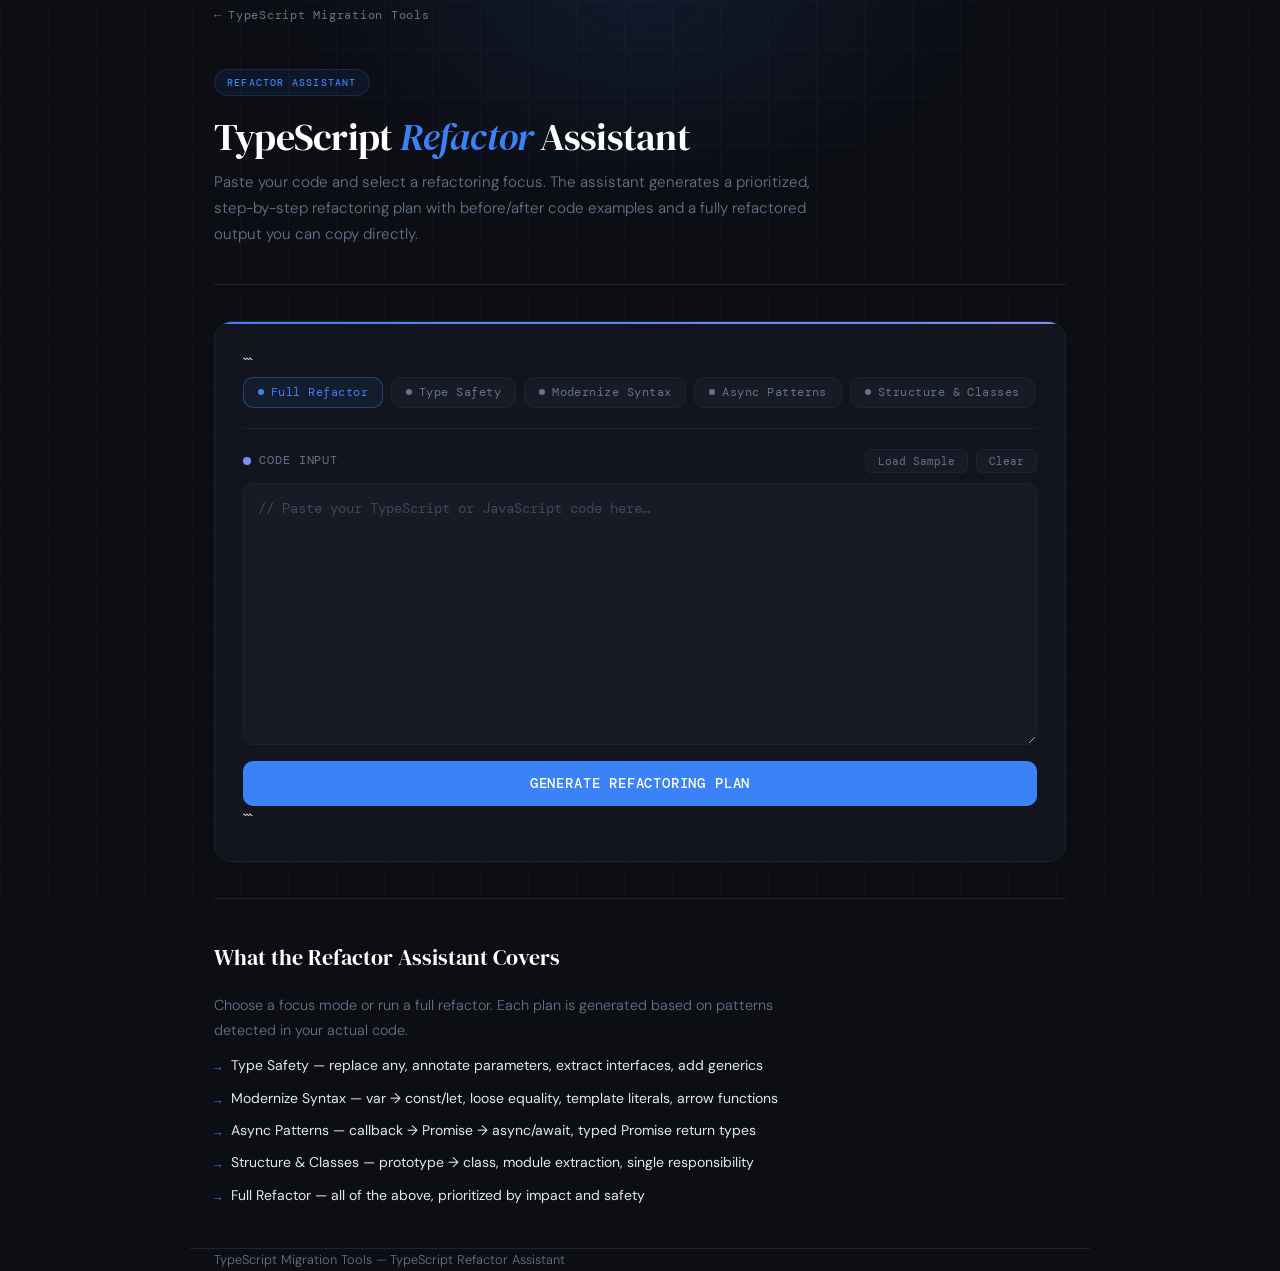
<file: typescript_refactor_assistant/index.html>
<!DOCTYPE html>

<html lang="en">
<head>
<meta charset="UTF-8">
<meta name="viewport" content="width=device-width, initial-scale=1.0">
<title>TypeScript Refactor Assistant – Step-by-Step TS Refactoring Tool</title>
<meta name="description" content="Paste TypeScript or JavaScript code and get a step-by-step refactoring plan with annotated before/after code, interface extraction, type narrowing guidance, and safe migration strategies.">

<link rel="preconnect" href="https://fonts.googleapis.com">
<link rel="preconnect" href="https://fonts.gstatic.com" crossorigin>
<link href="https://fonts.googleapis.com/css2?family=DM+Serif+Display:ital@0;1&family=DM+Mono:wght@400;500&family=DM+Sans:ital,opsz,wght@0,9..40,300;0,9..40,400;0,9..40,500;1,9..40,300&display=swap" rel="stylesheet">

<style>
  :root {
    --bg:        #0c0e14;
    --surface:   #12151e;
    --surface-2: #171b26;
    --border:    #1e2333;
    --border-hi: #2c3450;
    --accent:    #3b82f6;
    --accent-2:  #818cf8;
    --text:      #e2e8f0;
    --muted:     #64748b;
    --warning:   #f59e0b;
    --danger:    #f87171;
    --success:   #22d3a5;

    --font-display: 'DM Serif Display', Georgia, serif;
    --font-body:    'DM Sans', sans-serif;
    --font-mono:    'DM Mono', monospace;
    --radius:    10px;
    --radius-lg: 18px;
    --transition: 220ms cubic-bezier(.4,0,.2,1);
  }

  *, *::before, *::after { box-sizing: border-box; margin: 0; padding: 0; }
  html { scroll-behavior: smooth; }

  body {
    background: var(--bg);
    color: var(--text);
    font-family: var(--font-body);
    font-size: 16px;
    line-height: 1.7;
    min-height: 100vh;
    display: flex;
    flex-direction: column;
    overflow-x: hidden;
  }

  body::before {
    content: '';
    position: fixed; inset: 0;
    background-image:
      linear-gradient(var(--border) 1px, transparent 1px),
      linear-gradient(90deg, var(--border) 1px, transparent 1px);
    background-size: 48px 48px;
    opacity: .3;
    pointer-events: none;
    z-index: 0;
  }

  body::after {
    content: '';
    position: fixed;
    top: -200px; left: 50%;
    transform: translateX(-50%);
    width: 700px; height: 400px;
    background: radial-gradient(ellipse at center, rgba(59,130,246,.1) 0%, transparent 70%);
    pointer-events: none;
    z-index: 0;
  }

  .wrapper {
    position: relative; z-index: 1;
    max-width: 900px;
    margin: 0 auto;
    padding: 0 24px;
    width: 100%;
    flex: 1;
  }

  nav {
    position: relative; z-index: 2;
    padding: 20px 24px;
    max-width: 900px;
    margin: 0 auto;
    width: 100%;
  }

  nav a {
    font-family: var(--font-mono);
    font-size: .78rem;
    letter-spacing: .06em;
    color: var(--muted);
    text-decoration: none;
    display: inline-flex;
    align-items: center;
    gap: 6px;
    transition: color var(--transition);
  }

  nav a:hover { color: var(--accent); }
  nav a::before { content: '←'; }

  header {
    padding: 40px 0 36px;
    border-bottom: 1px solid var(--border);
    animation: fadeUp .5s ease both;
  }

  .badge {
    display: inline-flex;
    align-items: center;
    gap: 8px;
    font-family: var(--font-mono);
    font-size: 10px;
    font-weight: 500;
    letter-spacing: .12em;
    text-transform: uppercase;
    color: var(--accent);
    background: rgba(59,130,246,.08);
    border: 1px solid rgba(59,130,246,.2);
    border-radius: 100px;
    padding: 4px 12px;
    margin-bottom: 18px;
  }

  header h1 {
    font-family: var(--font-display);
    font-size: clamp(1.6rem, 4vw, 2.4rem);
    font-weight: 400;
    line-height: 1.2;
    color: #fff;
    letter-spacing: -.02em;
    margin-bottom: 10px;
  }

  header h1 em { font-style: italic; color: var(--accent); }
  header p { color: var(--muted); font-size: .95rem; font-weight: 300; max-width: 600px; }

  /* TOOL CARD */
  .tool-card {
    background: var(--surface);
    border: 1px solid var(--border);
    border-radius: var(--radius-lg);
    padding: 28px;
    margin: 36px 0;
    animation: fadeUp .5s .1s ease both;
    position: relative;
    overflow: hidden;
  }

  .tool-card::before {
    content: '';
    position: absolute;
    top: 0; left: 0; right: 0;
    height: 2px;
    background: linear-gradient(90deg, var(--accent), var(--accent-2));
  }

  /* REFACTOR MODE SELECTOR */
  .mode-row {
    display: flex;
    gap: 8px;
    flex-wrap: wrap;
    margin-bottom: 20px;
    padding-bottom: 20px;
    border-bottom: 1px solid var(--border);
  }

  .mode-btn {
    display: flex;
    align-items: center;
    gap: 7px;
    font-family: var(--font-mono);
    font-size: .72rem;
    letter-spacing: .04em;
    color: var(--muted);
    background: var(--surface-2);
    border: 1px solid var(--border);
    border-radius: var(--radius);
    padding: 7px 14px;
    cursor: pointer;
    transition: all var(--transition);
    user-select: none;
  }

  .mode-btn:hover { color: var(--text); border-color: var(--border-hi); }
  .mode-btn.active { color: var(--accent); border-color: rgba(59,130,246,.4); background: rgba(59,130,246,.07); }

  .mode-dot {
    width: 6px; height: 6px;
    border-radius: 50%;
    background: currentColor;
    flex-shrink: 0;
  }

  /* EDITOR */
  .editor-header {
    display: flex;
    align-items: center;
    justify-content: space-between;
    margin-bottom: 10px;
    flex-wrap: wrap;
    gap: 8px;
  }

  .editor-label {
    font-family: var(--font-mono);
    font-size: .72rem;
    letter-spacing: .08em;
    text-transform: uppercase;
    color: var(--muted);
    display: flex;
    align-items: center;
    gap: 8px;
  }

  .editor-label::before {
    content: '';
    width: 8px; height: 8px;
    border-radius: 50%;
    background: var(--accent-2);
  }

  .btn-small {
    font-family: var(--font-mono);
    font-size: .7rem;
    color: var(--muted);
    background: var(--surface-2);
    border: 1px solid var(--border);
    border-radius: 6px;
    padding: 4px 12px;
    cursor: pointer;
    transition: color var(--transition), border-color var(--transition);
  }

  .btn-small:hover { color: var(--accent); border-color: rgba(59,130,246,.3); }

  .editor-wrap {
    border: 1px solid var(--border);
    border-radius: var(--radius);
    overflow: hidden;
    transition: border-color var(--transition), box-shadow var(--transition);
    margin-bottom: 16px;
  }

  .editor-wrap:focus-within {
    border-color: rgba(59,130,246,.4);
    box-shadow: 0 0 0 3px rgba(59,130,246,.08);
  }

  textarea {
    display: block;
    width: 100%;
    min-height: 260px;
    background: var(--surface-2);
    border: none;
    outline: none;
    padding: 14px;
    color: var(--text);
    font-family: var(--font-mono);
    font-size: .85rem;
    line-height: 1.65;
    resize: vertical;
    tab-size: 2;
  }

  textarea::placeholder { color: var(--muted); opacity: .5; }

  .btn-run {
    width: 100%;
    background: var(--accent);
    color: #fff;
    border: none;
    border-radius: var(--radius);
    padding: 14px 24px;
    font-family: var(--font-mono);
    font-size: .85rem;
    font-weight: 500;
    letter-spacing: .06em;
    text-transform: uppercase;
    cursor: pointer;
    transition: background var(--transition), transform var(--transition), box-shadow var(--transition);
  }

  .btn-run:hover {
    background: #5b9ef9;
    transform: translateY(-1px);
    box-shadow: 0 8px 24px rgba(59,130,246,.3);
  }

  .btn-run:active { transform: translateY(0); }

  /* RESULT */
  #result { margin-top: 28px; display: none; animation: fadeUp .4s ease both; }
  #result.visible { display: block; }
  .divider { height: 1px; background: var(--border); margin: 24px 0; }

  /* summary bar */
  .refactor-summary {
    display: flex;
    align-items: center;
    gap: 16px;
    margin-bottom: 24px;
    flex-wrap: wrap;
  }

  .summary-title {
    font-family: var(--font-display);
    font-size: 1.3rem;
    color: #fff;
    flex: 1;
  }

  .step-count {
    font-family: var(--font-mono);
    font-size: .75rem;
    color: var(--muted);
    background: var(--surface-2);
    border: 1px solid var(--border);
    border-radius: 100px;
    padding: 4px 14px;
  }

  /* REFACTOR STEPS */
  .steps-list { display: flex; flex-direction: column; gap: 16px; }

  .step-card {
    background: var(--surface-2);
    border: 1px solid var(--border);
    border-radius: var(--radius-lg);
    overflow: hidden;
    transition: border-color var(--transition);
  }

  .step-card:hover { border-color: var(--border-hi); }

  .step-card.priority-critical { border-left: 3px solid var(--danger); }
  .step-card.priority-high     { border-left: 3px solid var(--warning); }
  .step-card.priority-medium   { border-left: 3px solid var(--accent); }
  .step-card.priority-low      { border-left: 3px solid var(--success); }

  .step-top {
    display: flex;
    align-items: flex-start;
    gap: 14px;
    padding: 18px 20px 14px;
    cursor: pointer;
    user-select: none;
  }

  .step-number {
    font-family: var(--font-mono);
    font-size: .68rem;
    font-weight: 500;
    color: var(--muted);
    background: var(--surface);
    border: 1px solid var(--border);
    border-radius: 6px;
    padding: 3px 8px;
    flex-shrink: 0;
    margin-top: 2px;
  }

  .step-info { flex: 1; }

  .step-title-row {
    display: flex;
    align-items: center;
    gap: 10px;
    flex-wrap: wrap;
    margin-bottom: 4px;
  }

  .step-name {
    font-size: .95rem;
    font-weight: 500;
    color: var(--text);
  }

  .step-badge {
    font-family: var(--font-mono);
    font-size: .62rem;
    font-weight: 500;
    letter-spacing: .05em;
    text-transform: uppercase;
    border-radius: 4px;
    padding: 2px 7px;
  }

  .priority-critical .step-badge { background: rgba(248,113,113,.15); color: var(--danger); }
  .priority-high     .step-badge { background: rgba(245,158,11,.15);  color: var(--warning); }
  .priority-medium   .step-badge { background: rgba(59,130,246,.12);  color: var(--accent); }
  .priority-low      .step-badge { background: rgba(34,211,165,.1);   color: var(--success); }

  .step-why { font-size: .825rem; color: var(--muted); font-weight: 300; line-height: 1.5; }

  .step-toggle {
    font-family: var(--font-mono);
    font-size: .9rem;
    color: var(--muted);
    flex-shrink: 0;
    transition: transform var(--transition);
  }

  .step-card.expanded .step-toggle { transform: rotate(180deg); }

  /* collapsible body */
  .step-body {
    display: none;
    padding: 0 20px 20px;
    border-top: 1px solid var(--border);
  }

  .step-card.expanded .step-body { display: block; }

  /* before/after */
  .before-after {
    display: grid;
    grid-template-columns: 1fr 1fr;
    gap: 12px;
    margin-top: 16px;
  }

  .code-panel { display: flex; flex-direction: column; gap: 6px; }

  .code-panel-label {
    font-family: var(--font-mono);
    font-size: .65rem;
    letter-spacing: .08em;
    text-transform: uppercase;
    display: flex;
    align-items: center;
    gap: 6px;
  }

  .label-before { color: var(--danger); }
  .label-after  { color: var(--success); }

  .label-before::before { content: '✕'; font-size: .7rem; }
  .label-after::before  { content: '✓'; font-size: .7rem; }

  .code-block {
    background: var(--surface);
    border: 1px solid var(--border);
    border-radius: var(--radius);
    padding: 12px 14px;
    font-family: var(--font-mono);
    font-size: .78rem;
    line-height: 1.6;
    white-space: pre;
    overflow-x: auto;
    color: var(--muted);
    flex: 1;
  }

  .code-block.after { color: var(--text); border-color: rgba(34,211,165,.2); }
  .code-block .hi   { color: var(--success); font-weight: 500; }
  .code-block .rm   { color: var(--danger);  text-decoration: line-through; opacity: .6; }
  .code-block .kw   { color: var(--accent-2); }
  .code-block .ty   { color: var(--success); }
  .code-block .cm   { color: #374151; font-style: italic; }

  /* explanation */
  .step-explanation {
    margin-top: 14px;
    font-size: .85rem;
    color: var(--muted);
    font-weight: 300;
    line-height: 1.6;
    padding: 12px 14px;
    background: var(--surface);
    border: 1px solid var(--border);
    border-radius: var(--radius);
    border-left: 2px solid var(--accent);
  }

  /* copy btn per step */
  .step-copy {
    display: inline-flex;
    align-items: center;
    gap: 6px;
    font-family: var(--font-mono);
    font-size: .7rem;
    color: var(--muted);
    background: var(--surface);
    border: 1px solid var(--border);
    border-radius: 6px;
    padding: 4px 12px;
    cursor: pointer;
    margin-top: 10px;
    transition: color var(--transition), border-color var(--transition);
  }

  .step-copy:hover { color: var(--success); border-color: rgba(34,211,165,.3); }

  /* refactored output block */
  .output-block {
    margin-top: 24px;
    background: var(--surface-2);
    border: 1px solid rgba(34,211,165,.2);
    border-radius: var(--radius-lg);
    overflow: hidden;
  }

  .output-block-header {
    display: flex;
    align-items: center;
    justify-content: space-between;
    padding: 14px 18px;
    border-bottom: 1px solid var(--border);
    flex-wrap: wrap;
    gap: 8px;
  }

  .output-block-title {
    font-family: var(--font-mono);
    font-size: .72rem;
    letter-spacing: .08em;
    text-transform: uppercase;
    color: var(--success);
  }

  .output-code {
    padding: 16px 18px;
    font-family: var(--font-mono);
    font-size: .82rem;
    line-height: 1.65;
    white-space: pre;
    overflow-x: auto;
    color: var(--text);
  }

  .output-code .kw { color: #818cf8; }
  .output-code .ty { color: #22d3a5; }
  .output-code .st { color: #fbbf24; }
  .output-code .cm { color: #374151; font-style: italic; }
  .output-code .fn { color: #60a5fa; }

  /* INFO */
  .info-section {
    padding: 40px 0;
    border-top: 1px solid var(--border);
    animation: fadeUp .5s .2s ease both;
  }

  .info-section h2 {
    font-family: var(--font-display);
    font-size: 1.4rem;
    font-weight: 400;
    color: #fff;
    margin-bottom: 16px;
  }

  .info-section p { color: var(--muted); font-size: .9rem; font-weight: 300; margin-bottom: 12px; max-width: 620px; }
  .info-section ul { list-style: none; display: flex; flex-direction: column; gap: 8px; margin-top: 4px; }
  .info-section ul li { display: flex; gap: 10px; font-size: .875rem; color: var(--text); }
  .info-section ul li::before { content: '→'; color: var(--accent); font-family: var(--font-mono); font-size: .75rem; margin-top: 4px; flex-shrink: 0; }

  footer {
    position: relative; z-index: 1;
    border-top: 1px solid var(--border);
    padding: 28px 24px;
    max-width: 900px;
    margin: 0 auto;
    width: 100%;
  }

  footer p { font-size: .8rem; color: var(--muted); font-weight: 300; }

  @keyframes fadeUp {
    from { opacity: 0; transform: translateY(14px); }
    to   { opacity: 1; transform: translateY(0); }
  }

  @media (max-width: 580px) {
    .tool-card { padding: 18px; }
    .before-after { grid-template-columns: 1fr; }
  }
</style>

</head>
<body>

<nav class="wrapper">
  <a href="/ts_migration_tools/">TypeScript Migration Tools</a>
</nav>

<div class="wrapper">

  <header>
    <div class="badge">Refactor Assistant</div>
    <h1>TypeScript <em>Refactor</em> Assistant</h1>
    <p>Paste your code and select a refactoring focus. The assistant generates a prioritized, step-by-step refactoring plan with before/after code examples and a fully refactored output you can copy directly.</p>
  </header>

  <div class="tool-card">

```
<!-- Mode selector -->
<div class="mode-row">
  <button class="mode-btn active" data-mode="full" onclick="setMode(this)">
    <span class="mode-dot"></span>Full Refactor
  </button>
  <button class="mode-btn" data-mode="types" onclick="setMode(this)">
    <span class="mode-dot"></span>Type Safety
  </button>
  <button class="mode-btn" data-mode="modern" onclick="setMode(this)">
    <span class="mode-dot"></span>Modernize Syntax
  </button>
  <button class="mode-btn" data-mode="async" onclick="setMode(this)">
    <span class="mode-dot"></span>Async Patterns
  </button>
  <button class="mode-btn" data-mode="structure" onclick="setMode(this)">
    <span class="mode-dot"></span>Structure & Classes
  </button>
</div>

<div class="editor-header">
  <span class="editor-label">Code Input</span>
  <div style="display:flex;gap:8px">
    <button class="btn-small" onclick="loadSample()">Load Sample</button>
    <button class="btn-small" onclick="clearTool()">Clear</button>
  </div>
</div>

<div class="editor-wrap">
  <textarea id="codeInput"
    placeholder="// Paste your TypeScript or JavaScript code here…"
  ></textarea>
</div>

<button class="btn-run" onclick="refactor()">Generate Refactoring Plan</button>

<div id="result"></div>
```

  </div>

  <div class="info-section">
    <h2>What the Refactor Assistant Covers</h2>
    <p>Choose a focus mode or run a full refactor. Each plan is generated based on patterns detected in your actual code.</p>
    <ul>
      <li>Type Safety — replace any, annotate parameters, extract interfaces, add generics</li>
      <li>Modernize Syntax — var → const/let, loose equality, template literals, arrow functions</li>
      <li>Async Patterns — callback → Promise → async/await, typed Promise return types</li>
      <li>Structure & Classes — prototype → class, module extraction, single responsibility</li>
      <li>Full Refactor — all of the above, prioritized by impact and safety</li>
    </ul>
  </div>

</div>

<footer class="wrapper">
  <p>TypeScript Migration Tools — TypeScript Refactor Assistant</p>
</footer>

<script>
  let currentMode = 'full';

  function setMode(btn) {
    document.querySelectorAll('.mode-btn').forEach(b => b.classList.remove('active'));
    btn.classList.add('active');
    currentMode = btn.dataset.mode;
  }

  function loadSample() {
    document.getElementById('codeInput').value =
`// Legacy API module with multiple refactoring needs
var API_BASE = "https://api.example.com/v1";
var timeout = 5000;

function makeRequest(endpoint, method, data, callback) {
  var url = API_BASE + endpoint;
  var options = {
    method: method || "GET",
    headers: { "Content-Type": "application/json" },
    body: data ? JSON.stringify(data) : undefined
  };

  fetch(url, options)
    .then(function(response) {
      if (response.status == 200) {
        return response.json();
      } else {
        callback(new Error("Request failed: " + response.status), null);
      }
    })
    .then(function(json) {
      callback(null, json);
    })
    .catch(function(err) {
      callback(err, null);
    });
}

function getUser(id, callback) {
  makeRequest("/users/" + id, "GET", null, callback);
}

function updateUser(id, data, callback) {
  if (data == null || data == undefined) {
    callback(new Error("No data provided"), null);
    return;
  }
  makeRequest("/users/" + id, "PUT", data, callback);
}

var UserCache = function() {
  this.store = {};
  this.maxSize = 100;
};

UserCache.prototype.get = function(key) {
  return this.store[key] || null;
};

UserCache.prototype.set = function(key, value) {
  if (Object.keys(this.store).length >= this.maxSize) {
    var firstKey = Object.keys(this.store)[0];
    delete this.store[firstKey];
  }
  this.store[key] = value;
};`;
  }

  function clearTool() {
    document.getElementById('codeInput').value = '';
    document.getElementById('result').classList.remove('visible');
  }

  function esc(s) {
    return s.replace(/&/g,'&amp;').replace(/</g,'&lt;').replace(/>/g,'&gt;');
  }

  // ── Simple TS highlight ───────────────────────────────
  function hlTs(code) {
    const kws  = /\b(const|let|var|function|return|class|new|this|if|else|for|while|async|await|export|import|interface|type|implements|extends|void|unknown|any|null|undefined|Promise|true|false|readonly|private|public)\b/g;
    const tys  = /\b(string|number|boolean|object|Record|Partial|Array|Pick|Omit|Required)\b/g;
    const strs = /(["'`])(?:(?!\1)[^\\]|\\.)*\1/g;
    const cmts = /(\/\/[^\n]*)/g;
    const fns  = /\b([a-zA-Z_$]\w*)\s*(?=\()/g;

    return esc(code)
      .replace(cmts,  m => `<span class="cm">${m}</span>`)
      .replace(strs,  m => `<span class="st">${m}</span>`)
      .replace(kws,   m => `<span class="kw">${m}</span>`)
      .replace(tys,   m => `<span class="ty">${m}</span>`)
      .replace(fns,   (_, n) => `<span class="fn">${n}</span>(`)
  }

  // ── Step toggle ───────────────────────────────────────
  function toggleStep(el) {
    el.closest('.step-card').classList.toggle('expanded');
  }

  // ── Copy step code ────────────────────────────────────
  function copyStep(btn, code) {
    navigator.clipboard.writeText(code)
      .then(() => { btn.textContent = '✓ Copied'; setTimeout(() => btn.textContent = '⎘ Copy after', 1500); })
      .catch(() => {});
  }

  // ── Build step card ───────────────────────────────────
  function buildStep(num, priority, name, why, before, after, explanation) {
    const p = priority.toLowerCase().replace(' ', '-');
    return `
      <div class="step-card priority-${p}">
        <div class="step-top" onclick="toggleStep(this)">
          <span class="step-number">Step ${num}</span>
          <div class="step-info">
            <div class="step-title-row">
              <span class="step-name">${name}</span>
              <span class="step-badge">${priority}</span>
            </div>
            <div class="step-why">${why}</div>
          </div>
          <span class="step-toggle">⌄</span>
        </div>
        <div class="step-body">
          <div class="before-after">
            <div class="code-panel">
              <span class="code-panel-label label-before">Before</span>
              <div class="code-block"><span class="rm">${esc(before)}</span></div>
            </div>
            <div class="code-panel">
              <span class="code-panel-label label-after">After</span>
              <div class="code-block after">${hlTs(after)}</div>
            </div>
          </div>
          <div class="step-explanation">${explanation}</div>
          <button class="step-copy" onclick="copyStep(this, \`${after.replace(/`/g,'\\`')}\`)">⎘ Copy after</button>
        </div>
      </div>
    `;
  }

  // ── Detectors ─────────────────────────────────────────
  const has = (code, rx) => rx.test(code);

  // ── Apply transformations ─────────────────────────────
  function applyRefactor(code) {
    let out = code;
    // var → const/let (simple: assign once → const)
    out = out.replace(/\bvar\s+(\w+)\s*=/g, (m, name) => {
      const reassigned = new RegExp(`\\b${name}\\s*=(?!=)`, 'g');
      const afterDecl  = out.slice(out.indexOf(m) + m.length);
      return reassigned.test(afterDecl) ? `let ${name} =` : `const ${name} =`;
    });
    // loose equality
    out = out.replace(/([^=!<>])={2}(?!=)/g, '$1===');
    out = out.replace(/!={1}(?!=)/g, '!==');
    // callback pattern → async/await
    out = out.replace(/\.then\(function\s*\((\w+)\)\s*\{/g, '// .then() → await\n  // const $1 = await ');
    // string concat → template literal (simple cases)
    out = out.replace(/"([^"]+)"\s*\+\s*(\w+)/g, '`$1${$2}`');
    out = out.replace(/(\w+)\s*\+\s*"([^"]+)"/g, '`${$1}$2`');
    // prototype methods → class hint comment
    out = out.replace(/(\w+)\.prototype\.(\w+)\s*=\s*function/g,
      '// Migrate to class method:\n  $2');
    return out;
  }

  // ── Main refactor ─────────────────────────────────────
  function refactor() {
    const code = document.getElementById('codeInput').value;
    if (!code.trim()) { alert('Please paste some code first.'); return; }

    const mode = currentMode;

    // Detect what's present
    const hasVar       = /\bvar\b/.test(code);
    const hasAny       = /:\s*any\b|as\s+any/.test(code);
    const hasLooseEq   = /[^=!<>]={2}(?!=)|!={1}(?!=)/.test(code);
    const hasCallback  = /\bcallback\b|\bfunction\s*\(.*,\s*callback/.test(code);
    const hasPrototype = /\.prototype\./.test(code);
    const hasConcat    = /"[^"]*"\s*\+\s*\w+|\w+\s*\+\s*"[^"]*"/.test(code);
    const hasUntypedFn = /function\s+\w+\s*\([^)]*\)\s*\{/.test(code);
    const hasRequire   = /\brequire\s*\(/.test(code);
    const hasFetch     = /\bfetch\s*\(/.test(code);
    const hasThen      = /\.then\s*\(/.test(code);

    // Build step list based on mode
    const allSteps = [];

    // ── TYPE SAFETY steps ──
    if (mode === 'full' || mode === 'types') {

      if (hasUntypedFn) {
        allSteps.push({
          priority: 'Critical',
          name: 'Annotate Function Parameters',
          why: 'Untyped parameters default to implicit any, defeating TypeScript\'s purpose.',
          before: 'function makeRequest(endpoint, method, data, callback) {',
          after:  `interface RequestOptions {
  endpoint: string;
  method?: 'GET' | 'POST' | 'PUT' | 'DELETE';
  data?: unknown;
}

async function makeRequest(options: RequestOptions): Promise<unknown> {`,
          explanation: 'Extract a typed options interface instead of positional parameters. This eliminates implicit any, makes the API self-documenting, and allows optional fields with clear types. The return type Promise&lt;unknown&gt; is safer than Promise&lt;any&gt; — callers must narrow the type before using it.',
        });
      }

      if (hasPrototype) {
        allSteps.push({
          priority: 'High',
          name: 'Extract Interface for Class Shape',
          why: 'Before migrating the prototype to a class, define its interface to enforce the contract.',
          before: `var UserCache = function() {
  this.store = {};
  this.maxSize = 100;
};`,
          after: `interface IUserCache<T> {
  get(key: string): T | null;
  set(key: string, value: T): void;
}

class UserCache<T> implements IUserCache<T> {
  private store: Record<string, T> = {};
  private readonly maxSize: number;

  constructor(maxSize = 100) {
    this.maxSize = maxSize;
  }`,
          explanation: 'Defining the interface before the implementation allows other modules to depend on the contract (IUserCache) rather than the concrete class. The generic parameter &lt;T&gt; makes the cache reusable for any value type. Private properties prevent accidental external mutation.',
        });
      }

      if (hasAny) {
        allSteps.push({
          priority: 'High',
          name: 'Replace any with unknown + Type Guards',
          why: 'any disables type checking entirely. unknown is safer — it forces callers to narrow the type before use.',
          before: `const response: any = await fetch(url);
const data: any = response.json();`,
          after: `const response: Response = await fetch(url);
const raw: unknown = await response.json();

// Narrow with a type guard:
function isUser(val: unknown): val is User {
  return typeof val === 'object' && val !== null && 'id' in val;
}

if (isUser(raw)) {
  // raw is User here — fully typed
  console.log(raw.id);
}`,
          explanation: 'unknown accepts any value like any, but prevents you from using it without narrowing first. A type guard function (val is User) lets TypeScript know the type within the if block. This pattern eliminates runtime type errors while keeping flexibility.',
        });
      }
    }

    // ── MODERNIZE steps ──
    if (mode === 'full' || mode === 'modern') {

      if (hasVar) {
        allSteps.push({
          priority: 'High',
          name: 'Replace var with const / let',
          why: 'var is function-scoped and hoisted, causing subtle bugs. const and let are block-scoped.',
          before: `var API_BASE = "https://api.example.com/v1";
var timeout = 5000;
var url = API_BASE + endpoint;`,
          after: `const API_BASE = "https://api.example.com/v1";
const TIMEOUT_MS = 5000; // renamed: const names should be UPPER_CASE
const url = \`\${API_BASE}\${endpoint}\`;`,
          explanation: 'const prevents accidental reassignment and signals intent. Use UPPER_SNAKE_CASE for module-level constants. The URL string concatenation is also replaced with a template literal in the same pass — it\'s more readable and avoids implicit string coercion.',
        });
      }

      if (hasConcat || hasVar) {
        allSteps.push({
          priority: 'Medium',
          name: 'Migrate String Concatenation to Template Literals',
          why: 'Template literals are more readable and avoid implicit type coercion in string building.',
          before: `var url = API_BASE + endpoint;
var msg = "Request failed: " + response.status;`,
          after: `const url = \`\${API_BASE}\${endpoint}\`;
const msg = \`Request failed: \${response.status}\`;`,
          explanation: 'Template literals (backticks) embed expressions directly and handle toString() automatically. They also support multi-line strings without concatenation. TypeScript understands them natively and can type-check the interpolated expressions.',
        });
      }

      if (hasLooseEq) {
        allSteps.push({
          priority: 'Medium',
          name: 'Enforce Strict Equality',
          why: 'Loose == performs implicit type coercion. TypeScript ESLint\'s eqeqeq rule requires === everywhere.',
          before: `if (response.status == 200) {
if (data == null || data == undefined) {`,
          after: `if (response.status === 200) {
if (data === null || data === undefined) {
// Or more concisely:
if (data == null) { // == null catches both null AND undefined in TS`,
          explanation: 'Replace == with === for type-safe comparisons. The one exception: data == null (with ==) is a TypeScript idiom that catches both null and undefined in one check — many codebases intentionally keep this pattern while enforcing === everywhere else.',
        });
      }

      if (hasRequire) {
        allSteps.push({
          priority: 'High',
          name: 'Convert CommonJS to ES Modules',
          why: 'require() is CommonJS — TypeScript works best with ES module import/export syntax.',
          before: `const express = require('express');
const { Router } = require('express');
module.exports = { UserService };`,
          after: `import express from 'express';
import { Router } from 'express';
export { UserService };
// Or: export default UserService;`,
          explanation: 'ES modules are statically analyzable, which enables better tree-shaking, type inference, and IDE support. Set "module": "ESNext" and "moduleResolution": "bundler" in tsconfig.json. Named exports (export { X }) are preferred over default exports for better refactoring support.',
        });
      }
    }

    // ── ASYNC steps ──
    if (mode === 'full' || mode === 'async') {

      if (hasCallback) {
        allSteps.push({
          priority: 'Critical',
          name: 'Migrate Callbacks to async/await',
          why: 'Callbacks create pyramid-of-doom nesting, make error handling error-prone, and cannot be typed cleanly.',
          before: `function getUser(id, callback) {
  makeRequest("/users/" + id, "GET", null, callback);
}
// Usage:
getUser(123, function(err, user) {
  if (err) { handle(err); return; }
  console.log(user.name);
});`,
          after: `async function getUser(id: number): Promise<User> {
  const response = await fetch(\`\${API_BASE}/users/\${id}\`);
  if (!response.ok) {
    throw new Error(\`Failed to fetch user \${id}: \${response.status}\`);
  }
  return response.json() as Promise<User>;
}

// Usage:
try {
  const user = await getUser(123);
  console.log(user.name); // fully typed
} catch (err) {
  handle(err);
}`,
          explanation: 'async/await flattens callback nesting into linear, readable code. The typed return Promise&lt;User&gt; propagates the type through every await call site — callers get full autocomplete on user. Error handling moves to a single try/catch instead of checking err in every callback.',
        });
      }

      if (hasThen && !hasCallback) {
        allSteps.push({
          priority: 'High',
          name: 'Convert .then() Chains to async/await',
          why: '.then() chains are harder to read and debug than async/await, especially with error handling.',
          before: `fetch(url, options)
  .then(function(response) {
    return response.json();
  })
  .then(function(data) {
    callback(null, data);
  })
  .catch(function(err) {
    callback(err, null);
  });`,
          after: `async function request<T>(url: string, options: RequestInit): Promise<T> {
  const response = await fetch(url, options);
  if (!response.ok) {
    throw new Error(\`HTTP \${response.status}: \${response.statusText}\`);
  }
  return response.json() as Promise<T>;
}`,
          explanation: 'The generic parameter &lt;T&gt; lets callers specify the expected response type: request&lt;User&gt;(...). This eliminates the callback pattern entirely and makes the error path explicit — any failed fetch throws, and the caller handles it with try/catch.',
        });
      }
    }

    // ── STRUCTURE steps ──
    if (mode === 'full' || mode === 'structure') {

      if (hasPrototype) {
        allSteps.push({
          priority: 'High',
          name: 'Convert Prototype Pattern to ES6 Class',
          why: 'Prototype assignment is pre-ES6. TypeScript\'s class syntax supports typed properties, access modifiers, and generics.',
          before: `UserCache.prototype.get = function(key) {
  return this.store[key] || null;
};
UserCache.prototype.set = function(key, value) {
  if (Object.keys(this.store).length >= this.maxSize) {
    var firstKey = Object.keys(this.store)[0];
    delete this.store[firstKey];
  }
  this.store[key] = value;
};`,
          after: `class UserCache<T> {
  private store: Record<string, T> = {};
  private readonly maxSize: number;

  constructor(maxSize = 100) {
    this.maxSize = maxSize;
  }

  get(key: string): T | null {
    return this.store[key] ?? null;
  }

  set(key: string, value: T): void {
    if (Object.keys(this.store).length >= this.maxSize) {
      const [firstKey] = Object.keys(this.store);
      delete this.store[firstKey];
    }
    this.store[key] = value;
  }
}`,
          explanation: 'The class body groups properties and methods, enforces access modifiers (private prevents external mutation), and the generic &lt;T&gt; makes the cache type-safe for any value. The ?? operator replaces || for null-coalescing — safer because it only falls back on null/undefined, not falsy values like 0 or empty string.',
        });
      }

      if (hasFetch) {
        allSteps.push({
          priority: 'Medium',
          name: 'Extract Typed HTTP Client',
          why: 'Scattered fetch() calls are hard to test and type. A typed wrapper centralizes error handling and response typing.',
          before: `fetch(url, {
  method: "POST",
  headers: { "Content-Type": "application/json" },
  body: JSON.stringify(data)
})`,
          after: `class HttpClient {
  constructor(private readonly baseUrl: string) {}

  async post<TBody, TResponse>(
    path: string,
    body: TBody
  ): Promise<TResponse> {
    const response = await fetch(\`\${this.baseUrl}\${path}\`, {
      method: 'POST',
      headers: { 'Content-Type': 'application/json' },
      body: JSON.stringify(body),
    });
    if (!response.ok) throw new Error(\`POST \${path} failed: \${response.status}\`);
    return response.json() as Promise<TResponse>;
  }
}

// Usage:
const client = new HttpClient(API_BASE);
const result = await client.post<CreateUserDto, User>('/users', userData);`,
          explanation: 'A typed HttpClient wraps all fetch calls. The double generic &lt;TBody, TResponse&gt; enforces that the request body and response shape are always declared at the call site. This makes every API call self-documenting and testable by injecting a mock client.',
        });
      }
    }

    // Fallback if nothing detected for the mode
    if (allSteps.length === 0) {
      allSteps.push({
        priority: 'Low',
        name: 'Enable TypeScript Strict Mode',
        why: 'No major issues detected for this mode. The next step is enabling stricter compiler options.',
        before: `// tsconfig.json
{
  "compilerOptions": {
    "target": "ES2020"
  }
}`,
        after: `// tsconfig.json
{
  "compilerOptions": {
    "target": "ES2020",
    "strict": true,
    "noUncheckedIndexedAccess": true,
    "exactOptionalPropertyTypes": true,
    "noImplicitReturns": true
  }
}`,
        explanation: 'strict: true enables strictNullChecks, noImplicitAny, strictFunctionTypes, and more in one flag. The additional flags catch array access without undefined checks and prevent optional property confusion. Enable these incrementally if the codebase has many existing type errors.',
      });
    }

    // Build refactored output
    const refactored = applyRefactor(code);

    // Render
    const stepsHTML = allSteps.map((s, i) =>
      buildStep(i + 1, s.priority, s.name, s.why, s.before, s.after, s.explanation)
    ).join('');

    const resultEl = document.getElementById('result');
    resultEl.innerHTML = `
      <div class="divider"></div>
      <div class="refactor-summary">
        <span class="summary-title">Refactoring Plan</span>
        <span class="step-count">${allSteps.length} step${allSteps.length !== 1 ? 's' : ''} · ${currentMode === 'full' ? 'Full Refactor' : document.querySelector('.mode-btn.active').textContent.trim()} mode</span>
      </div>
      <div class="steps-list">${stepsHTML}</div>

      <div class="divider"></div>

      <div class="output-block">
        <div class="output-block-header">
          <span class="output-block-title">Auto-Refactored Output</span>
          <button class="btn-small" onclick="copyOutput()">⎘ Copy</button>
        </div>
        <div class="output-code" id="refactoredCode">${hlTs(refactored)}</div>
      </div>
    `;

    // expand first step automatically
    const firstCard = resultEl.querySelector('.step-card');
    if (firstCard) firstCard.classList.add('expanded');

    resultEl.classList.add('visible');
    resultEl.scrollIntoView({ behavior: 'smooth', block: 'nearest' });
  }

  function copyOutput() {
    const el = document.getElementById('refactoredCode');
    navigator.clipboard.writeText(el.innerText || el.textContent)
      .then(() => alert('Refactored code copied to clipboard.'))
      .catch(() => {});
  }
</script>

</body>
</html>
</file>
